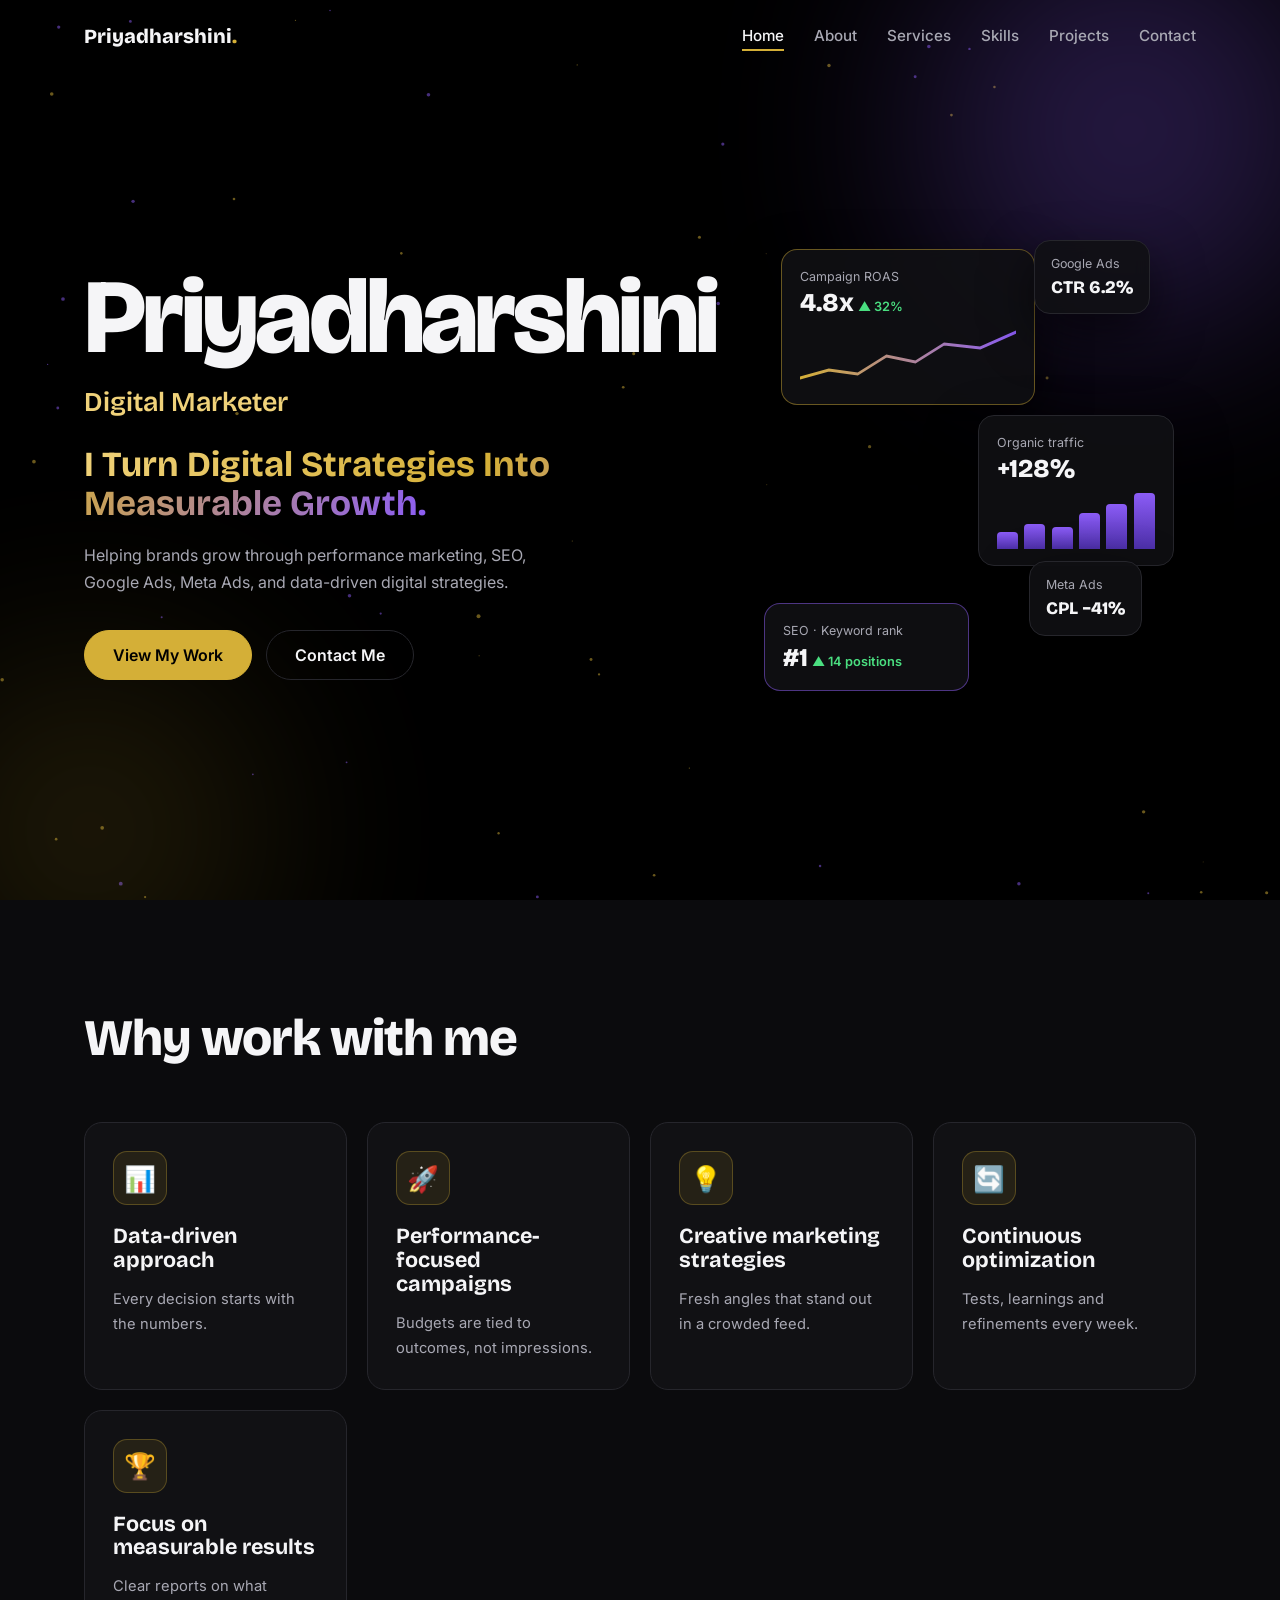
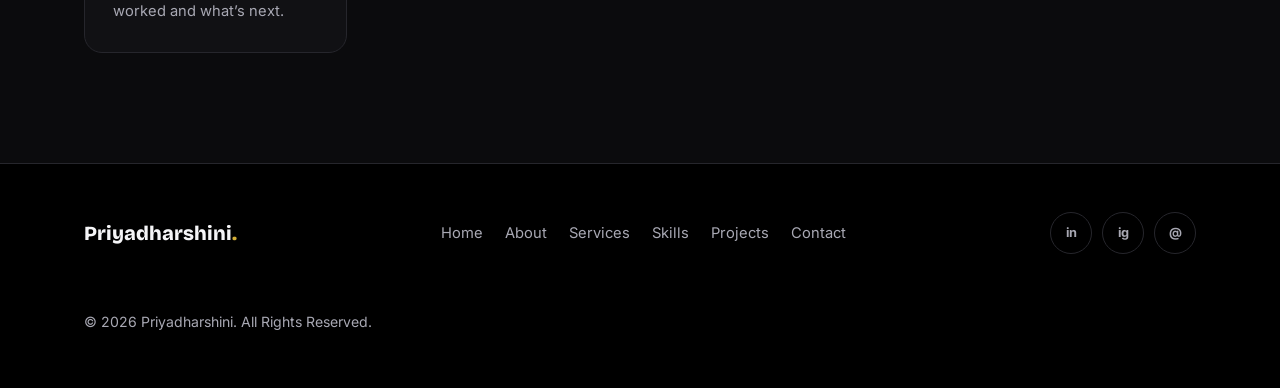
<file: index.html>
<!DOCTYPE html>
<html lang="en">
<head>
<meta charset="utf-8">
<meta name="viewport" content="width=device-width, initial-scale=1, viewport-fit=cover">
<title>Priyadharshini — Digital Marketer</title>
<meta name="description" content="Priyadharshini, a results-driven Digital Marketer specializing in Google Ads, Meta Ads, SEO and data-driven strategy.">
<link rel="preconnect" href="https://fonts.googleapis.com">
<link href="https://fonts.googleapis.com/css2?family=Bricolage+Grotesque:wght@500;700;800&family=Inter:wght@400;500;600&display=swap" rel="stylesheet">
<style>

:root{--bg:#000;--bg2:#0b0b0d;--card:#111114;--line:#26262c;--tx:#f5f5f7;--mu:#a8a8b3;--gold:#d4af37;--gold2:#f0d27a;--pu:#8b5cf6;--r:18px;
box-sizing:border-box;padding-top:env(safe-area-inset-top,0px);padding-bottom:env(safe-area-inset-bottom,0px)}
@media (prefers-color-scheme:light){:root:not([data-theme="dark"]){--bg:#000}}
*,*::before,*::after{box-sizing:inherit}
html{scroll-behavior:smooth;scroll-padding-top:calc(76px + env(safe-area-inset-top,0px))}
body{margin:0;background:var(--bg);color:var(--tx);font:400 1rem/1.7 Inter,system-ui,sans-serif;overflow-x:hidden}
h1,h2,h3{font-family:'Bricolage Grotesque',Inter,sans-serif;line-height:1.1;margin:0}
a{color:inherit;text-decoration:none}
:focus-visible{outline:2px solid var(--gold);outline-offset:3px}
.wrap{max-width:1160px;margin:0 auto;padding:0 24px}
section{padding:110px 0;position:relative}
.sh{margin-bottom:56px;max-width:640px}
.sh h2{font-size:clamp(2rem,4.5vw,3.2rem);font-weight:800;letter-spacing:-.02em}
.sh p{color:var(--mu);margin:14px 0 0}
.gold{background:linear-gradient(120deg,var(--gold2),var(--gold) 50%,var(--pu));-webkit-background-clip:text;background-clip:text;color:transparent}
/* nav */
header{position:fixed;top:0;left:0;right:0;z-index:50;padding-top:env(safe-area-inset-top,0px);transition:.3s}
header.s{background:rgba(0,0,0,.82);backdrop-filter:blur(14px);border-bottom:1px solid var(--line)}
nav{display:flex;align-items:center;justify-content:space-between;height:72px}
.logo{font:800 1.25rem 'Bricolage Grotesque',sans-serif}.logo i{color:var(--gold);font-style:normal}
.links{display:flex;gap:30px;list-style:none;margin:0;padding:0}
.links a{color:var(--mu);font-size:.95rem;font-weight:500;padding:6px 0;position:relative;transition:color .2s}
.links a:hover,.links a.on{color:var(--tx)}
.links a::after{content:"";position:absolute;left:0;bottom:0;height:2px;width:0;background:var(--gold);transition:width .25s}
.links a:hover::after,.links a.on::after{width:100%}
.burger{display:none;background:none;border:1px solid var(--line);color:var(--tx);width:44px;height:44px;border-radius:12px;font-size:1.3rem;cursor:pointer}
@media(max-width:820px){.burger{display:block}
.links{position:fixed;top:calc(72px + env(safe-area-inset-top,0px));left:0;right:0;background:#000;flex-direction:column;gap:0;padding:8px 24px 20px;border-bottom:1px solid var(--line);transform:translateY(-130%);transition:transform .35s}
.links.o{transform:none}.links a{display:block;padding:14px 0;font-size:1.1rem}}
/* buttons */
.btn{display:inline-flex;align-items:center;gap:8px;padding:14px 28px;border-radius:999px;font-weight:600;border:1px solid var(--gold);cursor:pointer;font:600 1rem Inter,sans-serif;transition:transform .2s,box-shadow .2s,background .2s,color .2s}
.btn.p{background:var(--gold);color:#000}.btn.p:hover{box-shadow:0 8px 30px rgba(212,175,55,.35)}
.btn.g{background:transparent;color:var(--tx);border-color:var(--line)}.btn.g:hover{border-color:var(--gold);color:var(--gold2)}
.btn:hover{transform:translateY(-2px)}.btn:active{transform:scale(.97)}
/* hero */
#home{min-height:100vh;display:flex;align-items:center;padding:120px 0 80px;overflow:hidden}
#fx{position:absolute;inset:0;width:100%;height:100%;z-index:0}
.glow{position:absolute;border-radius:50%;filter:blur(110px);opacity:.28;z-index:0;animation:dr 14s ease-in-out infinite alternate}
.g1{width:420px;height:420px;background:var(--pu);top:-80px;right:-60px}.g2{width:340px;height:340px;background:var(--gold);bottom:-100px;left:-80px;opacity:.16;animation-delay:-6s}
@keyframes dr{to{transform:translate(40px,30px) scale(1.15)}}
.hero{position:relative;z-index:1;display:grid;grid-template-columns:1.05fr .95fr;gap:48px;align-items:center}
.hero h1{font-size:clamp(3.2rem,9vw,6.6rem);font-weight:800;letter-spacing:-.035em}
.role{font:600 clamp(1.2rem,2.6vw,1.7rem) 'Bricolage Grotesque',sans-serif;color:var(--gold2);margin:10px 0 28px}
.hero h2{font-size:clamp(1.5rem,3vw,2.2rem);font-weight:700;max-width:520px;margin-bottom:18px}
.hero p{color:var(--mu);max-width:480px;margin:0 0 34px}
.cta{display:flex;flex-wrap:wrap;gap:14px}
.load>*{animation:up .8s cubic-bezier(.2,.7,.2,1) both}.load>*:nth-child(2){animation-delay:.1s}.load>*:nth-child(3){animation-delay:.2s}.load>*:nth-child(4){animation-delay:.3s}.load>*:nth-child(5){animation-delay:.4s}
@keyframes up{from{opacity:0;transform:translateY(28px)}}
.viz{position:relative;height:460px}
.fc{position:absolute;background:rgba(17,17,20,.88);border:1px solid var(--line);border-radius:16px;padding:16px 18px;backdrop-filter:blur(8px);box-shadow:0 20px 50px rgba(0,0,0,.6);animation:fl 6s ease-in-out infinite}
.fc small{color:var(--mu);font-size:.78rem;display:block}.fc b{font:800 1.6rem 'Bricolage Grotesque',sans-serif}
.fc .up{color:#4ade80;font-size:.8rem;font-weight:600}
.c1{top:2%;left:4%;width:62%;animation-delay:0s;border-color:rgba(212,175,55,.45)}
.c2{top:38%;right:0;width:48%;animation-delay:-2s}
.c3{bottom:2%;left:0;width:50%;animation-delay:-4s;border-color:rgba(139,92,246,.5)}
.c4{top:0;right:6%;padding:12px 16px;animation-delay:-1s}.c5{bottom:14%;right:8%;padding:12px 16px;animation-delay:-3s}
@keyframes fl{50%{transform:translateY(-14px)}}
.viz svg{width:100%;height:60px;display:block;margin-top:8px}
.pl{stroke-dasharray:400;stroke-dashoffset:400;animation:dw 2.4s .6s forwards}@keyframes dw{to{stroke-dashoffset:0}}
.bars{display:flex;align-items:flex-end;gap:6px;height:56px;margin-top:8px}
.bars span{flex:1;background:linear-gradient(var(--pu),#4c2fa8);border-radius:4px 4px 0 0;transform-origin:bottom;animation:gr 1.2s cubic-bezier(.2,.7,.2,1) both}
@keyframes gr{from{transform:scaleY(0)}}
@media(max-width:900px){.hero{grid-template-columns:1fr}.viz{height:380px}}
/* reveal */
.rv{opacity:0;transform:translateY(32px);transition:opacity .7s,transform .7s cubic-bezier(.2,.7,.2,1);transition-delay:var(--d,0s)}
.rv.in{opacity:1;transform:none}
/* about */
.about{display:grid;grid-template-columns:1fr 1fr;gap:56px;align-items:center}
.about p{color:var(--mu);font-size:1.1rem}
.stats{display:grid;grid-template-columns:1fr 1fr;gap:16px}
.card{background:var(--card);border:1px solid var(--line);border-radius:var(--r);padding:28px;position:relative;transition:transform .3s,border-color .3s,box-shadow .3s}
.card:hover{transform:translateY(-6px);border-color:var(--gold);box-shadow:0 0 0 1px rgba(212,175,55,.3),0 18px 50px rgba(212,175,55,.1)}
.num{font:800 2.6rem 'Bricolage Grotesque',sans-serif;color:var(--gold2)}
.card .lb{color:var(--mu);font-size:.92rem}
@media(max-width:820px){.about{grid-template-columns:1fr}}
/* services */
.grid4{display:grid;grid-template-columns:repeat(auto-fit,minmax(250px,1fr));gap:20px}
.ic{width:54px;height:54px;border-radius:14px;display:grid;place-items:center;font-size:1.6rem;background:rgba(212,175,55,.1);border:1px solid rgba(212,175,55,.3);margin-bottom:20px;transition:transform .4s}
.card:hover .ic{transform:rotate(-8deg) scale(1.12)}
.card h3{font-size:1.35rem;margin-bottom:14px}
.card ul{list-style:none;margin:0;padding:0;color:var(--mu);font-size:.95rem}
.card li{padding:5px 0 5px 20px;position:relative}.card li::before{content:"";position:absolute;left:0;top:14px;width:8px;height:2px;background:var(--gold)}
/* skills */
#skills,#why{background:var(--bg2)}
.sk{display:grid;grid-template-columns:repeat(auto-fit,minmax(300px,1fr));gap:30px 56px}
.sk .t{display:flex;justify-content:space-between;font-weight:500;margin-bottom:10px}.sk .t span:last-child{color:var(--gold2)}
.tr{height:8px;background:#1b1b20;border-radius:99px;overflow:hidden}
.tr i{display:block;height:100%;width:0;border-radius:99px;background:linear-gradient(90deg,var(--gold),var(--pu));transition:width 1.4s cubic-bezier(.2,.7,.2,1)}
/* projects */
.fl{display:flex;flex-wrap:wrap;gap:10px;margin-bottom:36px}
.fl button{background:none;border:1px solid var(--line);color:var(--mu);padding:10px 22px;border-radius:99px;cursor:pointer;font:500 .95rem Inter,sans-serif;transition:.2s}
.fl button:hover{color:var(--tx);border-color:var(--gold)}.fl button[aria-pressed=true]{background:var(--gold);color:#000;border-color:var(--gold)}
.pg{display:grid;grid-template-columns:repeat(auto-fill,minmax(300px,1fr));gap:24px}
.pj{padding:0;overflow:hidden;display:flex;flex-direction:column;transition:transform .3s,border-color .3s,box-shadow .3s,opacity .35s}
.pj.hide{display:none}.pj.fade{opacity:0;transform:scale(.94)}
.im{height:180px;display:grid;place-items:center;font:700 .85rem Inter;color:rgba(255,255,255,.5);background:linear-gradient(135deg,#1a1530,#2a2210);position:relative;overflow:hidden}
.im::after{content:"";position:absolute;inset:0;background:radial-gradient(circle at 70% 20%,rgba(139,92,246,.4),transparent 55%);transition:transform .6s}
.pj:hover .im::after{transform:scale(1.3)}
.pb{padding:24px;display:flex;flex-direction:column;gap:12px;flex:1}
.pb h3{font-size:1.25rem}.pb p{color:var(--mu);font-size:.95rem;margin:0}
.tg{display:flex;flex-wrap:wrap;gap:8px}.tg span{font-size:.78rem;border:1px solid var(--line);padding:3px 12px;border-radius:99px;color:var(--mu)}
.mt{display:flex;gap:22px;padding:12px 0;border-top:1px solid var(--line);border-bottom:1px solid var(--line)}
.mt b{display:block;font:800 1.3rem 'Bricolage Grotesque';color:var(--gold2)}.mt small{color:var(--mu);font-size:.78rem}
.pb a{margin-top:auto;color:var(--gold2);font-weight:600}.pb a:hover{text-decoration:underline}
/* contact */
#contact{overflow:hidden}
.ct{display:grid;grid-template-columns:.9fr 1.1fr;gap:56px;position:relative;z-index:1}
.ci{display:grid;gap:16px;margin-top:32px}
.ci a{display:flex;gap:16px;align-items:center;padding:16px 20px;border:1px solid var(--line);border-radius:14px;background:var(--card);transition:.25s}
.ci a:hover{border-color:var(--gold);box-shadow:0 0 28px rgba(212,175,55,.15);transform:translateX(6px)}
.ci small{display:block;color:var(--mu);font-size:.8rem}
form{background:var(--card);border:1px solid var(--line);border-radius:var(--r);padding:32px;display:grid;gap:18px}
label{font-size:.9rem;font-weight:500;display:grid;gap:8px}
input,textarea{background:#000;border:1px solid var(--line);color:var(--tx);border-radius:12px;padding:14px 16px;font:inherit;transition:border-color .2s,box-shadow .2s;width:100%}
input:focus,textarea:focus{outline:none;border-color:var(--gold);box-shadow:0 0 0 3px rgba(212,175,55,.2)}
.er{color:#f87171;font-size:.82rem;min-height:1em;font-weight:400}
input[aria-invalid=true],textarea[aria-invalid=true]{border-color:#f87171}
.ok{color:#4ade80;font-weight:500;min-height:1.4em}
@media(max-width:820px){.ct{grid-template-columns:1fr}form{padding:22px}}
/* footer */
footer{border-top:1px solid var(--line);padding:48px 0 40px}
.ft{display:flex;flex-wrap:wrap;gap:28px;justify-content:space-between;align-items:center}
.ft ul{display:flex;flex-wrap:wrap;gap:22px;list-style:none;margin:0;padding:0;color:var(--mu);font-size:.92rem}.ft ul a:hover{color:var(--gold2)}
.so{display:flex;gap:10px}.so a{width:42px;height:42px;border:1px solid var(--line);border-radius:50%;display:grid;place-items:center;font-size:.8rem;font-weight:700;color:var(--mu);transition:.2s}.so a:hover{border-color:var(--gold);color:var(--gold2);transform:translateY(-3px)}
.cp{color:var(--mu);font-size:.88rem;margin-top:28px;width:100%}
@media(prefers-reduced-motion:reduce){*,*::before,*::after{animation:none!important;transition:none!important;scroll-behavior:auto!important}.rv{opacity:1;transform:none}.pl{stroke-dashoffset:0}}

.top{padding-top:150px}

</style>
</head>
<body>
<header id="hd"><div class="wrap"><nav aria-label="Main">
<a href="index.html" class="logo" id="logo"></a>
<button class="burger" id="bg" aria-label="Open menu" aria-expanded="false">☰</button>
<ul class="links" id="nv"></ul>
</nav></div></header>
<main>
<section id="home"><canvas id="fx" aria-hidden="true"></canvas><div class="glow g1"></div><div class="glow g2"></div>
<div class="wrap hero">
 <div class="load" id="heroTxt"></div>
 <div class="viz" aria-hidden="true">
  <div class="fc c1"><small>Campaign ROAS</small><b>4.8x</b> <span class="up">▲ 32%</span>
   <svg viewBox="0 0 300 60" preserveAspectRatio="none"><defs><linearGradient id="lg" x1="0" x2="1"><stop offset="0" stop-color="#d4af37"/><stop offset="1" stop-color="#8b5cf6"/></linearGradient></defs><polyline class="pl" fill="none" stroke="url(#lg)" stroke-width="3" stroke-linecap="round" points="0,50 40,42 80,46 120,28 160,34 200,16 250,20 300,4"/></svg></div>
  <div class="fc c2"><small>Organic traffic</small><b>+128%</b><div class="bars"><span style="height:30%"></span><span style="height:45%;animation-delay:.1s"></span><span style="height:40%;animation-delay:.2s"></span><span style="height:65%;animation-delay:.3s"></span><span style="height:80%;animation-delay:.4s"></span><span style="height:100%;animation-delay:.5s"></span></div></div>
  <div class="fc c3"><small>SEO · Keyword rank</small><b>#1</b> <span class="up">▲ 14 positions</span></div>
  <div class="fc c4"><small>Google Ads</small><b style="font-size:1.1rem">CTR 6.2%</b></div>
  <div class="fc c5"><small>Meta Ads</small><b style="font-size:1.1rem">CPL −41%</b></div>
 </div>
</div></section>
<section id="why"><div class="wrap"><div class="sh rv"><h2>Why work with me</h2></div><div class="grid4" id="wy"></div></div></section>
</main>
<footer><div class="wrap ft"><a href="index.html" class="logo" id="fLogo"></a><ul id="fn"></ul><div class="so" id="so"></div><p class="cp" id="cp"></p></div></footer>
<script>

/* ===== EDIT YOUR CONTENT HERE ===== */
const SITE={
 name:"Priyadharshini", title:"Digital Marketer",
 headline:"I Turn Digital Strategies Into Measurable Growth.",
 sub:"Helping brands grow through performance marketing, SEO, Google Ads, Meta Ads, and data-driven digital strategies.",
 aboutTitle:"A marketer who answers to the numbers",
 about:"I’m Priyadharshini, a results-driven Digital Marketer passionate about helping businesses build their online presence and achieve measurable growth. I specialize in paid advertising, search engine optimization, audience targeting, campaign optimization, and digital strategy.",
 stats:[{n:90,s:"%",l:"Google Ads"},{n:90,s:"%",l:"Meta Ads"},{n:85,s:"%",l:"SEO"},{n:90,s:"%",l:"Digital Strategy"}],
 services:[
  {i:"🎯",t:"Google Ads",l:["Search campaigns","Display campaigns","Campaign optimization","Conversion-focused advertising"]},
  {i:"📣",t:"Meta Ads",l:["Facebook & Instagram advertising","Audience targeting","Lead generation","Campaign optimization"]},
  {i:"🔍",t:"SEO",l:["Keyword research","On-page SEO","Technical SEO","Organic growth strategies"]},
  {i:"🧭",t:"Digital Marketing Strategy",l:["Marketing strategy","Audience research","Performance tracking","Data-driven optimization"]}],
 skills:[["Google Ads",90],["Meta Ads",90],["SEO",85],["Keyword Research",85],["Digital Marketing Strategy",90],["Analytics & Reporting",80]],
 /* PLACEHOLDER projects: replace titles, text, metrics and links */
 projects:[
  {t:"Placeholder: Local Retail Search Campaign",c:"Google Ads",d:"Replace with a short description of the campaign goal and approach.",tags:["Google Ads","Search"],m:[["+00%","Conversions"],["0.0x","ROAS"]],url:"contact.html"},
  {t:"Placeholder: Lead Generation Funnel",c:"Meta Ads",d:"Replace with a short description of the audience and creative strategy.",tags:["Meta Ads","Lead Gen"],m:[["−00%","Cost per lead"],["000","Leads"]],url:"contact.html"},
  {t:"Placeholder: Website Organic Growth",c:"SEO",d:"Replace with a short description of the keyword and content plan.",tags:["SEO","Keyword Research"],m:[["+000%","Organic traffic"],["#0","Top ranking"]],url:"contact.html"},
  {t:"Placeholder: Product Launch Campaign",c:"Google Ads",d:"Replace with a short description of the launch plan.",tags:["Google Ads","Display"],m:[["0.0%","CTR"],["+00%","Sales"]],url:"contact.html"},
  {t:"Placeholder: Brand Awareness on Instagram",c:"Meta Ads",d:"Replace with a short description of the reach strategy.",tags:["Meta Ads","Instagram"],m:[["0.0M","Reach"],["−00%","CPM"]],url:"contact.html"},
  {t:"Placeholder: Technical SEO Audit",c:"SEO",d:"Replace with a short description of the audit findings and fixes.",tags:["SEO","Technical SEO"],m:[["+00","Pages indexed"],["−0s","Load time"]],url:"contact.html"}],
 why:[{i:"📊",t:"Data-driven approach",d:"Every decision starts with the numbers."},{i:"🚀",t:"Performance-focused campaigns",d:"Budgets are tied to outcomes, not impressions."},{i:"💡",t:"Creative marketing strategies",d:"Fresh angles that stand out in a crowded feed."},{i:"🔄",t:"Continuous optimization",d:"Tests, learnings and refinements every week."},{i:"🏆",t:"Focus on measurable results",d:"Clear reports on what worked and what’s next."}],
 contact:[{i:"✉️",l:"Email",v:"hello@example.com",h:"mailto:hello@example.com"},{i:"💼",l:"LinkedIn",v:"linkedin.com/in/your-profile",h:"https://linkedin.com/"},{i:"📸",l:"Instagram",v:"@your.handle",h:"https://instagram.com/"},{i:"📞",l:"Phone",v:"+91 00000 00000",h:"tel:+910000000000"}],
 social:[["in","https://linkedin.com/","LinkedIn"],["ig","https://instagram.com/","Instagram"],["@","mailto:hello@example.com","Email"]],
 nav:[["Home","index.html"],["About","about.html"],["Services","services.html"],["Skills","skills.html"],["Projects","projects.html"],["Contact","contact.html"]]
};
/* ===== RENDER ===== */
const D=document.createElement("div"),$=s=>document.querySelector(s)||D,E=t=>t.replace(/[&<>"]/g,c=>({"&":"&amp;","<":"&lt;",">":"&gt;",'"':"&quot;"}[c]));
const logo=`${SITE.name}<i>.</i>`;$("#logo").innerHTML=$("#fLogo").innerHTML=logo;
$("#nv").innerHTML=SITE.nav.map(([a,b])=>`<li><a href="${b}">${a}</a></li>`).join("");
$("#heroTxt").innerHTML=`<h1>${E(SITE.name)}</h1><div class="role">${E(SITE.title)}</div><h2><span class="gold">${E(SITE.headline)}</span></h2><p>${E(SITE.sub)}</p><div class="cta"><a class="btn p" href="projects.html">View My Work</a><a class="btn g" href="contact.html">Contact Me</a></div>`;
$("#abT").textContent=SITE.aboutTitle;$("#abP").textContent=SITE.about;
$("#stats").innerHTML=SITE.stats.map((s,i)=>`<div class="card rv" style="--d:${i*.1}s"><div class="num"><span data-n="${s.n}">0</span>${s.s}</div><div class="lb">${E(s.l)}</div></div>`).join("");
$("#svc").innerHTML=SITE.services.map((s,i)=>`<article class="card rv" style="--d:${i*.1}s"><div class="ic">${s.i}</div><h3>${E(s.t)}</h3><ul>${s.l.map(x=>`<li>${E(x)}</li>`).join("")}</ul></article>`).join("");
$("#sk").innerHTML=SITE.skills.map(([n,v],i)=>`<div class="rv" style="--d:${i*.08}s"><div class="t"><span>${E(n)}</span><span>${v}%</span></div><div class="tr" role="progressbar" aria-label="${E(n)}" aria-valuenow="${v}" aria-valuemin="0" aria-valuemax="100"><i data-w="${v}"></i></div></div>`).join("");
const cats=["All",...new Set(SITE.projects.map(p=>p.c))];
$("#fl").innerHTML=cats.map((c,i)=>`<button aria-pressed="${i==0}" data-c="${c}">${c}</button>`).join("");
$("#pg").innerHTML=SITE.projects.map(p=>`<article class="card pj" data-c="${p.c}"><div class="im">Project image placeholder</div><div class="pb"><h3>${E(p.t)}</h3><p>${E(p.d)}</p><div class="tg">${p.tags.map(t=>`<span>${E(t)}</span>`).join("")}</div><div class="mt">${p.m.map(m=>`<div><b>${E(m[0])}</b><small>${E(m[1])}</small></div>`).join("")}</div><a href="${p.url}">View Project</a></div></article>`).join("");
$("#wy").innerHTML=SITE.why.map((w,i)=>`<article class="card rv" style="--d:${i*.08}s"><div class="ic">${w.i}</div><h3>${E(w.t)}</h3><p class="lb" style="margin:0">${E(w.d)}</p></article>`).join("");
$("#ci").innerHTML=SITE.contact.map(c=>`<a href="${c.h}"><span class="ic" style="margin:0;width:46px;height:46px">${c.i}</span><span><small>${c.l}</small>${E(c.v)}</span></a>`).join("");
$("#fn").innerHTML=SITE.nav.map(([a,b])=>`<li><a href="${b}">${a}</a></li>`).join("");
$("#so").innerHTML=SITE.social.map(s=>`<a href="${s[1]}" aria-label="${s[2]}" rel="noopener">${s[0]}</a>`).join("");
$("#cp").textContent=`© 2026 ${SITE.name}. All Rights Reserved.`;
/* ===== BEHAVIOR ===== */
const cur=location.pathname.split("/").pop()||"index.html";document.querySelectorAll(".links a").forEach(a=>{if(a.getAttribute("href")==cur){a.classList.add("on");a.setAttribute("aria-current","page")}});
const hd=$("#hd"),nv=$("#nv"),bg=$("#bg");
addEventListener("scroll",()=>hd.classList.toggle("s",scrollY>20),{passive:true});
bg.onclick=()=>{const o=nv.classList.toggle("o");bg.setAttribute("aria-expanded",o);bg.textContent=o?"✕":"☰"};
nv.onclick=e=>{if(e.target.tagName=="A"){nv.classList.remove("o");bg.textContent="☰";bg.setAttribute("aria-expanded",false)}};
const io=new IntersectionObserver(es=>es.forEach(e=>{if(!e.isIntersecting)return;const t=e.target;t.classList.add("in");
 t.querySelectorAll("[data-w]").forEach(b=>b.style.width=b.dataset.w+"%");
 t.querySelectorAll("[data-n]").forEach(c=>{const n=+c.dataset.n,s=performance.now();(function f(x){const p=Math.min((x-s)/1400,1);c.textContent=Math.round(n*(1-Math.pow(1-p,3)));if(p<1)requestAnimationFrame(f)})(s)});
 io.unobserve(t)}),{threshold:.2});
document.querySelectorAll(".rv").forEach(r=>io.observe(r));
$("#fl").onclick=e=>{const b=e.target.closest("button");if(!b)return;
 document.querySelectorAll("#fl button").forEach(x=>x.setAttribute("aria-pressed",x==b));
 document.querySelectorAll(".pj").forEach(p=>{const show=b.dataset.c=="All"||p.dataset.c==b.dataset.c;
  if(show){p.classList.remove("hide");requestAnimationFrame(()=>p.classList.remove("fade"))}
  else{p.classList.add("fade");setTimeout(()=>p.classList.contains("fade")&&p.classList.add("hide"),300)}})};
/* form validation */
const fm=$("#fm"),rules={name:v=>v.trim().length>1||"Enter your name.",email:v=>/^[^@\s]+@[^@\s]+\.[^@\s]+$/.test(v)||"Enter a valid email address, like name@example.com.",phone:v=>!v||/^[+\d][\d\s()-]{6,}$/.test(v)||"Use digits only, for example +91 98765 43210.",message:v=>v.trim().length>=10||"Write at least 10 characters."};
const chk=f=>{const r=rules[f.name](f.value),ok=r===true;f.setAttribute("aria-invalid",!ok);f.nextElementSibling.textContent=ok?"":r;return ok};
fm.querySelectorAll("input,textarea").forEach(f=>f.addEventListener("blur",()=>chk(f)));
fm.onsubmit=e=>{e.preventDefault();const ok=[...fm.querySelectorAll("input,textarea")].map(chk).every(Boolean),o=$("#ok");
 if(!ok){fm.querySelector("[aria-invalid=true]").focus();o.textContent="";return}
 /* Connect to your form service here (e.g. Formspree) */
 o.textContent="Message ready. Connect a form service to deliver it.";fm.reset()};
/* particles */
(()=>{if(!document.querySelector("#fx")||matchMedia("(prefers-reduced-motion:reduce)").matches)return;const c=$("#fx"),x=c.getContext("2d");let w,h,p=[];
 const rs=()=>{w=c.width=c.offsetWidth;h=c.height=c.offsetHeight;p=Array.from({length:Math.min(60,w/18|0)},()=>({x:Math.random()*w,y:Math.random()*h,r:Math.random()*1.6+.4,v:Math.random()*.25+.05,g:Math.random()>.5}))};
 rs();addEventListener("resize",rs);
 (function d(){x.clearRect(0,0,w,h);p.forEach(q=>{q.y-=q.v;if(q.y<0){q.y=h;q.x=Math.random()*w}x.fillStyle=q.g?"rgba(212,175,55,.5)":"rgba(139,92,246,.5)";x.beginPath();x.arc(q.x,q.y,q.r,0,7);x.fill()});requestAnimationFrame(d)})()})();

</script>
</body>
</html>
</file>
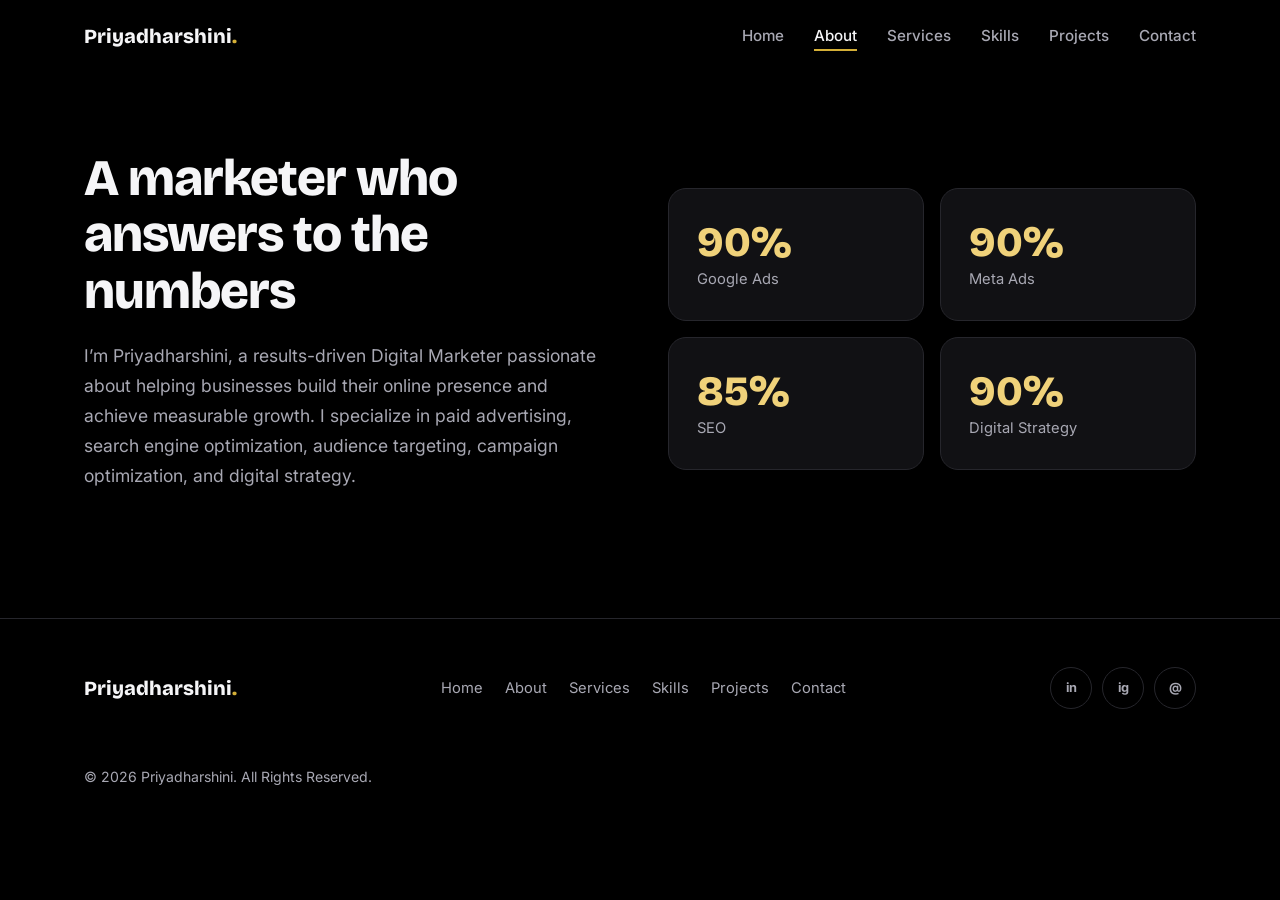
<file: about.html>
<!DOCTYPE html>
<html lang="en">
<head>
<meta charset="utf-8">
<meta name="viewport" content="width=device-width, initial-scale=1, viewport-fit=cover">
<title>About — Priyadharshini</title>
<meta name="description" content="About Priyadharshini, a results-driven Digital Marketer.">
<link rel="preconnect" href="https://fonts.googleapis.com">
<link href="https://fonts.googleapis.com/css2?family=Bricolage+Grotesque:wght@500;700;800&family=Inter:wght@400;500;600&display=swap" rel="stylesheet">
<style>

:root{--bg:#000;--bg2:#0b0b0d;--card:#111114;--line:#26262c;--tx:#f5f5f7;--mu:#a8a8b3;--gold:#d4af37;--gold2:#f0d27a;--pu:#8b5cf6;--r:18px;
box-sizing:border-box;padding-top:env(safe-area-inset-top,0px);padding-bottom:env(safe-area-inset-bottom,0px)}
@media (prefers-color-scheme:light){:root:not([data-theme="dark"]){--bg:#000}}
*,*::before,*::after{box-sizing:inherit}
html{scroll-behavior:smooth;scroll-padding-top:calc(76px + env(safe-area-inset-top,0px))}
body{margin:0;background:var(--bg);color:var(--tx);font:400 1rem/1.7 Inter,system-ui,sans-serif;overflow-x:hidden}
h1,h2,h3{font-family:'Bricolage Grotesque',Inter,sans-serif;line-height:1.1;margin:0}
a{color:inherit;text-decoration:none}
:focus-visible{outline:2px solid var(--gold);outline-offset:3px}
.wrap{max-width:1160px;margin:0 auto;padding:0 24px}
section{padding:110px 0;position:relative}
.sh{margin-bottom:56px;max-width:640px}
.sh h2{font-size:clamp(2rem,4.5vw,3.2rem);font-weight:800;letter-spacing:-.02em}
.sh p{color:var(--mu);margin:14px 0 0}
.gold{background:linear-gradient(120deg,var(--gold2),var(--gold) 50%,var(--pu));-webkit-background-clip:text;background-clip:text;color:transparent}
/* nav */
header{position:fixed;top:0;left:0;right:0;z-index:50;padding-top:env(safe-area-inset-top,0px);transition:.3s}
header.s{background:rgba(0,0,0,.82);backdrop-filter:blur(14px);border-bottom:1px solid var(--line)}
nav{display:flex;align-items:center;justify-content:space-between;height:72px}
.logo{font:800 1.25rem 'Bricolage Grotesque',sans-serif}.logo i{color:var(--gold);font-style:normal}
.links{display:flex;gap:30px;list-style:none;margin:0;padding:0}
.links a{color:var(--mu);font-size:.95rem;font-weight:500;padding:6px 0;position:relative;transition:color .2s}
.links a:hover,.links a.on{color:var(--tx)}
.links a::after{content:"";position:absolute;left:0;bottom:0;height:2px;width:0;background:var(--gold);transition:width .25s}
.links a:hover::after,.links a.on::after{width:100%}
.burger{display:none;background:none;border:1px solid var(--line);color:var(--tx);width:44px;height:44px;border-radius:12px;font-size:1.3rem;cursor:pointer}
@media(max-width:820px){.burger{display:block}
.links{position:fixed;top:calc(72px + env(safe-area-inset-top,0px));left:0;right:0;background:#000;flex-direction:column;gap:0;padding:8px 24px 20px;border-bottom:1px solid var(--line);transform:translateY(-130%);transition:transform .35s}
.links.o{transform:none}.links a{display:block;padding:14px 0;font-size:1.1rem}}
/* buttons */
.btn{display:inline-flex;align-items:center;gap:8px;padding:14px 28px;border-radius:999px;font-weight:600;border:1px solid var(--gold);cursor:pointer;font:600 1rem Inter,sans-serif;transition:transform .2s,box-shadow .2s,background .2s,color .2s}
.btn.p{background:var(--gold);color:#000}.btn.p:hover{box-shadow:0 8px 30px rgba(212,175,55,.35)}
.btn.g{background:transparent;color:var(--tx);border-color:var(--line)}.btn.g:hover{border-color:var(--gold);color:var(--gold2)}
.btn:hover{transform:translateY(-2px)}.btn:active{transform:scale(.97)}
/* hero */
#home{min-height:100vh;display:flex;align-items:center;padding:120px 0 80px;overflow:hidden}
#fx{position:absolute;inset:0;width:100%;height:100%;z-index:0}
.glow{position:absolute;border-radius:50%;filter:blur(110px);opacity:.28;z-index:0;animation:dr 14s ease-in-out infinite alternate}
.g1{width:420px;height:420px;background:var(--pu);top:-80px;right:-60px}.g2{width:340px;height:340px;background:var(--gold);bottom:-100px;left:-80px;opacity:.16;animation-delay:-6s}
@keyframes dr{to{transform:translate(40px,30px) scale(1.15)}}
.hero{position:relative;z-index:1;display:grid;grid-template-columns:1.05fr .95fr;gap:48px;align-items:center}
.hero h1{font-size:clamp(3.2rem,9vw,6.6rem);font-weight:800;letter-spacing:-.035em}
.role{font:600 clamp(1.2rem,2.6vw,1.7rem) 'Bricolage Grotesque',sans-serif;color:var(--gold2);margin:10px 0 28px}
.hero h2{font-size:clamp(1.5rem,3vw,2.2rem);font-weight:700;max-width:520px;margin-bottom:18px}
.hero p{color:var(--mu);max-width:480px;margin:0 0 34px}
.cta{display:flex;flex-wrap:wrap;gap:14px}
.load>*{animation:up .8s cubic-bezier(.2,.7,.2,1) both}.load>*:nth-child(2){animation-delay:.1s}.load>*:nth-child(3){animation-delay:.2s}.load>*:nth-child(4){animation-delay:.3s}.load>*:nth-child(5){animation-delay:.4s}
@keyframes up{from{opacity:0;transform:translateY(28px)}}
.viz{position:relative;height:460px}
.fc{position:absolute;background:rgba(17,17,20,.88);border:1px solid var(--line);border-radius:16px;padding:16px 18px;backdrop-filter:blur(8px);box-shadow:0 20px 50px rgba(0,0,0,.6);animation:fl 6s ease-in-out infinite}
.fc small{color:var(--mu);font-size:.78rem;display:block}.fc b{font:800 1.6rem 'Bricolage Grotesque',sans-serif}
.fc .up{color:#4ade80;font-size:.8rem;font-weight:600}
.c1{top:2%;left:4%;width:62%;animation-delay:0s;border-color:rgba(212,175,55,.45)}
.c2{top:38%;right:0;width:48%;animation-delay:-2s}
.c3{bottom:2%;left:0;width:50%;animation-delay:-4s;border-color:rgba(139,92,246,.5)}
.c4{top:0;right:6%;padding:12px 16px;animation-delay:-1s}.c5{bottom:14%;right:8%;padding:12px 16px;animation-delay:-3s}
@keyframes fl{50%{transform:translateY(-14px)}}
.viz svg{width:100%;height:60px;display:block;margin-top:8px}
.pl{stroke-dasharray:400;stroke-dashoffset:400;animation:dw 2.4s .6s forwards}@keyframes dw{to{stroke-dashoffset:0}}
.bars{display:flex;align-items:flex-end;gap:6px;height:56px;margin-top:8px}
.bars span{flex:1;background:linear-gradient(var(--pu),#4c2fa8);border-radius:4px 4px 0 0;transform-origin:bottom;animation:gr 1.2s cubic-bezier(.2,.7,.2,1) both}
@keyframes gr{from{transform:scaleY(0)}}
@media(max-width:900px){.hero{grid-template-columns:1fr}.viz{height:380px}}
/* reveal */
.rv{opacity:0;transform:translateY(32px);transition:opacity .7s,transform .7s cubic-bezier(.2,.7,.2,1);transition-delay:var(--d,0s)}
.rv.in{opacity:1;transform:none}
/* about */
.about{display:grid;grid-template-columns:1fr 1fr;gap:56px;align-items:center}
.about p{color:var(--mu);font-size:1.1rem}
.stats{display:grid;grid-template-columns:1fr 1fr;gap:16px}
.card{background:var(--card);border:1px solid var(--line);border-radius:var(--r);padding:28px;position:relative;transition:transform .3s,border-color .3s,box-shadow .3s}
.card:hover{transform:translateY(-6px);border-color:var(--gold);box-shadow:0 0 0 1px rgba(212,175,55,.3),0 18px 50px rgba(212,175,55,.1)}
.num{font:800 2.6rem 'Bricolage Grotesque',sans-serif;color:var(--gold2)}
.card .lb{color:var(--mu);font-size:.92rem}
@media(max-width:820px){.about{grid-template-columns:1fr}}
/* services */
.grid4{display:grid;grid-template-columns:repeat(auto-fit,minmax(250px,1fr));gap:20px}
.ic{width:54px;height:54px;border-radius:14px;display:grid;place-items:center;font-size:1.6rem;background:rgba(212,175,55,.1);border:1px solid rgba(212,175,55,.3);margin-bottom:20px;transition:transform .4s}
.card:hover .ic{transform:rotate(-8deg) scale(1.12)}
.card h3{font-size:1.35rem;margin-bottom:14px}
.card ul{list-style:none;margin:0;padding:0;color:var(--mu);font-size:.95rem}
.card li{padding:5px 0 5px 20px;position:relative}.card li::before{content:"";position:absolute;left:0;top:14px;width:8px;height:2px;background:var(--gold)}
/* skills */
#skills,#why{background:var(--bg2)}
.sk{display:grid;grid-template-columns:repeat(auto-fit,minmax(300px,1fr));gap:30px 56px}
.sk .t{display:flex;justify-content:space-between;font-weight:500;margin-bottom:10px}.sk .t span:last-child{color:var(--gold2)}
.tr{height:8px;background:#1b1b20;border-radius:99px;overflow:hidden}
.tr i{display:block;height:100%;width:0;border-radius:99px;background:linear-gradient(90deg,var(--gold),var(--pu));transition:width 1.4s cubic-bezier(.2,.7,.2,1)}
/* projects */
.fl{display:flex;flex-wrap:wrap;gap:10px;margin-bottom:36px}
.fl button{background:none;border:1px solid var(--line);color:var(--mu);padding:10px 22px;border-radius:99px;cursor:pointer;font:500 .95rem Inter,sans-serif;transition:.2s}
.fl button:hover{color:var(--tx);border-color:var(--gold)}.fl button[aria-pressed=true]{background:var(--gold);color:#000;border-color:var(--gold)}
.pg{display:grid;grid-template-columns:repeat(auto-fill,minmax(300px,1fr));gap:24px}
.pj{padding:0;overflow:hidden;display:flex;flex-direction:column;transition:transform .3s,border-color .3s,box-shadow .3s,opacity .35s}
.pj.hide{display:none}.pj.fade{opacity:0;transform:scale(.94)}
.im{height:180px;display:grid;place-items:center;font:700 .85rem Inter;color:rgba(255,255,255,.5);background:linear-gradient(135deg,#1a1530,#2a2210);position:relative;overflow:hidden}
.im::after{content:"";position:absolute;inset:0;background:radial-gradient(circle at 70% 20%,rgba(139,92,246,.4),transparent 55%);transition:transform .6s}
.pj:hover .im::after{transform:scale(1.3)}
.pb{padding:24px;display:flex;flex-direction:column;gap:12px;flex:1}
.pb h3{font-size:1.25rem}.pb p{color:var(--mu);font-size:.95rem;margin:0}
.tg{display:flex;flex-wrap:wrap;gap:8px}.tg span{font-size:.78rem;border:1px solid var(--line);padding:3px 12px;border-radius:99px;color:var(--mu)}
.mt{display:flex;gap:22px;padding:12px 0;border-top:1px solid var(--line);border-bottom:1px solid var(--line)}
.mt b{display:block;font:800 1.3rem 'Bricolage Grotesque';color:var(--gold2)}.mt small{color:var(--mu);font-size:.78rem}
.pb a{margin-top:auto;color:var(--gold2);font-weight:600}.pb a:hover{text-decoration:underline}
/* contact */
#contact{overflow:hidden}
.ct{display:grid;grid-template-columns:.9fr 1.1fr;gap:56px;position:relative;z-index:1}
.ci{display:grid;gap:16px;margin-top:32px}
.ci a{display:flex;gap:16px;align-items:center;padding:16px 20px;border:1px solid var(--line);border-radius:14px;background:var(--card);transition:.25s}
.ci a:hover{border-color:var(--gold);box-shadow:0 0 28px rgba(212,175,55,.15);transform:translateX(6px)}
.ci small{display:block;color:var(--mu);font-size:.8rem}
form{background:var(--card);border:1px solid var(--line);border-radius:var(--r);padding:32px;display:grid;gap:18px}
label{font-size:.9rem;font-weight:500;display:grid;gap:8px}
input,textarea{background:#000;border:1px solid var(--line);color:var(--tx);border-radius:12px;padding:14px 16px;font:inherit;transition:border-color .2s,box-shadow .2s;width:100%}
input:focus,textarea:focus{outline:none;border-color:var(--gold);box-shadow:0 0 0 3px rgba(212,175,55,.2)}
.er{color:#f87171;font-size:.82rem;min-height:1em;font-weight:400}
input[aria-invalid=true],textarea[aria-invalid=true]{border-color:#f87171}
.ok{color:#4ade80;font-weight:500;min-height:1.4em}
@media(max-width:820px){.ct{grid-template-columns:1fr}form{padding:22px}}
/* footer */
footer{border-top:1px solid var(--line);padding:48px 0 40px}
.ft{display:flex;flex-wrap:wrap;gap:28px;justify-content:space-between;align-items:center}
.ft ul{display:flex;flex-wrap:wrap;gap:22px;list-style:none;margin:0;padding:0;color:var(--mu);font-size:.92rem}.ft ul a:hover{color:var(--gold2)}
.so{display:flex;gap:10px}.so a{width:42px;height:42px;border:1px solid var(--line);border-radius:50%;display:grid;place-items:center;font-size:.8rem;font-weight:700;color:var(--mu);transition:.2s}.so a:hover{border-color:var(--gold);color:var(--gold2);transform:translateY(-3px)}
.cp{color:var(--mu);font-size:.88rem;margin-top:28px;width:100%}
@media(prefers-reduced-motion:reduce){*,*::before,*::after{animation:none!important;transition:none!important;scroll-behavior:auto!important}.rv{opacity:1;transform:none}.pl{stroke-dashoffset:0}}

.top{padding-top:150px}

</style>
</head>
<body>
<header id="hd"><div class="wrap"><nav aria-label="Main">
<a href="index.html" class="logo" id="logo"></a>
<button class="burger" id="bg" aria-label="Open menu" aria-expanded="false">☰</button>
<ul class="links" id="nv"></ul>
</nav></div></header>
<main>
<section id="about" class="top"><div class="wrap about">
 <div class="rv"><div class="sh" style="margin:0"><h2 id="abT"></h2></div><p id="abP" style="margin-top:22px"></p></div>
 <div class="stats" id="stats"></div>
</div></section>
</main>
<footer><div class="wrap ft"><a href="index.html" class="logo" id="fLogo"></a><ul id="fn"></ul><div class="so" id="so"></div><p class="cp" id="cp"></p></div></footer>
<script>

/* ===== EDIT YOUR CONTENT HERE ===== */
const SITE={
 name:"Priyadharshini", title:"Digital Marketer",
 headline:"I Turn Digital Strategies Into Measurable Growth.",
 sub:"Helping brands grow through performance marketing, SEO, Google Ads, Meta Ads, and data-driven digital strategies.",
 aboutTitle:"A marketer who answers to the numbers",
 about:"I’m Priyadharshini, a results-driven Digital Marketer passionate about helping businesses build their online presence and achieve measurable growth. I specialize in paid advertising, search engine optimization, audience targeting, campaign optimization, and digital strategy.",
 stats:[{n:90,s:"%",l:"Google Ads"},{n:90,s:"%",l:"Meta Ads"},{n:85,s:"%",l:"SEO"},{n:90,s:"%",l:"Digital Strategy"}],
 services:[
  {i:"🎯",t:"Google Ads",l:["Search campaigns","Display campaigns","Campaign optimization","Conversion-focused advertising"]},
  {i:"📣",t:"Meta Ads",l:["Facebook & Instagram advertising","Audience targeting","Lead generation","Campaign optimization"]},
  {i:"🔍",t:"SEO",l:["Keyword research","On-page SEO","Technical SEO","Organic growth strategies"]},
  {i:"🧭",t:"Digital Marketing Strategy",l:["Marketing strategy","Audience research","Performance tracking","Data-driven optimization"]}],
 skills:[["Google Ads",90],["Meta Ads",90],["SEO",85],["Keyword Research",85],["Digital Marketing Strategy",90],["Analytics & Reporting",80]],
 /* PLACEHOLDER projects: replace titles, text, metrics and links */
 projects:[
  {t:"Placeholder: Local Retail Search Campaign",c:"Google Ads",d:"Replace with a short description of the campaign goal and approach.",tags:["Google Ads","Search"],m:[["+00%","Conversions"],["0.0x","ROAS"]],url:"contact.html"},
  {t:"Placeholder: Lead Generation Funnel",c:"Meta Ads",d:"Replace with a short description of the audience and creative strategy.",tags:["Meta Ads","Lead Gen"],m:[["−00%","Cost per lead"],["000","Leads"]],url:"contact.html"},
  {t:"Placeholder: Website Organic Growth",c:"SEO",d:"Replace with a short description of the keyword and content plan.",tags:["SEO","Keyword Research"],m:[["+000%","Organic traffic"],["#0","Top ranking"]],url:"contact.html"},
  {t:"Placeholder: Product Launch Campaign",c:"Google Ads",d:"Replace with a short description of the launch plan.",tags:["Google Ads","Display"],m:[["0.0%","CTR"],["+00%","Sales"]],url:"contact.html"},
  {t:"Placeholder: Brand Awareness on Instagram",c:"Meta Ads",d:"Replace with a short description of the reach strategy.",tags:["Meta Ads","Instagram"],m:[["0.0M","Reach"],["−00%","CPM"]],url:"contact.html"},
  {t:"Placeholder: Technical SEO Audit",c:"SEO",d:"Replace with a short description of the audit findings and fixes.",tags:["SEO","Technical SEO"],m:[["+00","Pages indexed"],["−0s","Load time"]],url:"contact.html"}],
 why:[{i:"📊",t:"Data-driven approach",d:"Every decision starts with the numbers."},{i:"🚀",t:"Performance-focused campaigns",d:"Budgets are tied to outcomes, not impressions."},{i:"💡",t:"Creative marketing strategies",d:"Fresh angles that stand out in a crowded feed."},{i:"🔄",t:"Continuous optimization",d:"Tests, learnings and refinements every week."},{i:"🏆",t:"Focus on measurable results",d:"Clear reports on what worked and what’s next."}],
 contact:[{i:"✉️",l:"Email",v:"hello@example.com",h:"mailto:hello@example.com"},{i:"💼",l:"LinkedIn",v:"linkedin.com/in/your-profile",h:"https://linkedin.com/"},{i:"📸",l:"Instagram",v:"@your.handle",h:"https://instagram.com/"},{i:"📞",l:"Phone",v:"+91 00000 00000",h:"tel:+910000000000"}],
 social:[["in","https://linkedin.com/","LinkedIn"],["ig","https://instagram.com/","Instagram"],["@","mailto:hello@example.com","Email"]],
 nav:[["Home","index.html"],["About","about.html"],["Services","services.html"],["Skills","skills.html"],["Projects","projects.html"],["Contact","contact.html"]]
};
/* ===== RENDER ===== */
const D=document.createElement("div"),$=s=>document.querySelector(s)||D,E=t=>t.replace(/[&<>"]/g,c=>({"&":"&amp;","<":"&lt;",">":"&gt;",'"':"&quot;"}[c]));
const logo=`${SITE.name}<i>.</i>`;$("#logo").innerHTML=$("#fLogo").innerHTML=logo;
$("#nv").innerHTML=SITE.nav.map(([a,b])=>`<li><a href="${b}">${a}</a></li>`).join("");
$("#heroTxt").innerHTML=`<h1>${E(SITE.name)}</h1><div class="role">${E(SITE.title)}</div><h2><span class="gold">${E(SITE.headline)}</span></h2><p>${E(SITE.sub)}</p><div class="cta"><a class="btn p" href="projects.html">View My Work</a><a class="btn g" href="contact.html">Contact Me</a></div>`;
$("#abT").textContent=SITE.aboutTitle;$("#abP").textContent=SITE.about;
$("#stats").innerHTML=SITE.stats.map((s,i)=>`<div class="card rv" style="--d:${i*.1}s"><div class="num"><span data-n="${s.n}">0</span>${s.s}</div><div class="lb">${E(s.l)}</div></div>`).join("");
$("#svc").innerHTML=SITE.services.map((s,i)=>`<article class="card rv" style="--d:${i*.1}s"><div class="ic">${s.i}</div><h3>${E(s.t)}</h3><ul>${s.l.map(x=>`<li>${E(x)}</li>`).join("")}</ul></article>`).join("");
$("#sk").innerHTML=SITE.skills.map(([n,v],i)=>`<div class="rv" style="--d:${i*.08}s"><div class="t"><span>${E(n)}</span><span>${v}%</span></div><div class="tr" role="progressbar" aria-label="${E(n)}" aria-valuenow="${v}" aria-valuemin="0" aria-valuemax="100"><i data-w="${v}"></i></div></div>`).join("");
const cats=["All",...new Set(SITE.projects.map(p=>p.c))];
$("#fl").innerHTML=cats.map((c,i)=>`<button aria-pressed="${i==0}" data-c="${c}">${c}</button>`).join("");
$("#pg").innerHTML=SITE.projects.map(p=>`<article class="card pj" data-c="${p.c}"><div class="im">Project image placeholder</div><div class="pb"><h3>${E(p.t)}</h3><p>${E(p.d)}</p><div class="tg">${p.tags.map(t=>`<span>${E(t)}</span>`).join("")}</div><div class="mt">${p.m.map(m=>`<div><b>${E(m[0])}</b><small>${E(m[1])}</small></div>`).join("")}</div><a href="${p.url}">View Project</a></div></article>`).join("");
$("#wy").innerHTML=SITE.why.map((w,i)=>`<article class="card rv" style="--d:${i*.08}s"><div class="ic">${w.i}</div><h3>${E(w.t)}</h3><p class="lb" style="margin:0">${E(w.d)}</p></article>`).join("");
$("#ci").innerHTML=SITE.contact.map(c=>`<a href="${c.h}"><span class="ic" style="margin:0;width:46px;height:46px">${c.i}</span><span><small>${c.l}</small>${E(c.v)}</span></a>`).join("");
$("#fn").innerHTML=SITE.nav.map(([a,b])=>`<li><a href="${b}">${a}</a></li>`).join("");
$("#so").innerHTML=SITE.social.map(s=>`<a href="${s[1]}" aria-label="${s[2]}" rel="noopener">${s[0]}</a>`).join("");
$("#cp").textContent=`© 2026 ${SITE.name}. All Rights Reserved.`;
/* ===== BEHAVIOR ===== */
const cur=location.pathname.split("/").pop()||"index.html";document.querySelectorAll(".links a").forEach(a=>{if(a.getAttribute("href")==cur){a.classList.add("on");a.setAttribute("aria-current","page")}});
const hd=$("#hd"),nv=$("#nv"),bg=$("#bg");
addEventListener("scroll",()=>hd.classList.toggle("s",scrollY>20),{passive:true});
bg.onclick=()=>{const o=nv.classList.toggle("o");bg.setAttribute("aria-expanded",o);bg.textContent=o?"✕":"☰"};
nv.onclick=e=>{if(e.target.tagName=="A"){nv.classList.remove("o");bg.textContent="☰";bg.setAttribute("aria-expanded",false)}};
const io=new IntersectionObserver(es=>es.forEach(e=>{if(!e.isIntersecting)return;const t=e.target;t.classList.add("in");
 t.querySelectorAll("[data-w]").forEach(b=>b.style.width=b.dataset.w+"%");
 t.querySelectorAll("[data-n]").forEach(c=>{const n=+c.dataset.n,s=performance.now();(function f(x){const p=Math.min((x-s)/1400,1);c.textContent=Math.round(n*(1-Math.pow(1-p,3)));if(p<1)requestAnimationFrame(f)})(s)});
 io.unobserve(t)}),{threshold:.2});
document.querySelectorAll(".rv").forEach(r=>io.observe(r));
$("#fl").onclick=e=>{const b=e.target.closest("button");if(!b)return;
 document.querySelectorAll("#fl button").forEach(x=>x.setAttribute("aria-pressed",x==b));
 document.querySelectorAll(".pj").forEach(p=>{const show=b.dataset.c=="All"||p.dataset.c==b.dataset.c;
  if(show){p.classList.remove("hide");requestAnimationFrame(()=>p.classList.remove("fade"))}
  else{p.classList.add("fade");setTimeout(()=>p.classList.contains("fade")&&p.classList.add("hide"),300)}})};
/* form validation */
const fm=$("#fm"),rules={name:v=>v.trim().length>1||"Enter your name.",email:v=>/^[^@\s]+@[^@\s]+\.[^@\s]+$/.test(v)||"Enter a valid email address, like name@example.com.",phone:v=>!v||/^[+\d][\d\s()-]{6,}$/.test(v)||"Use digits only, for example +91 98765 43210.",message:v=>v.trim().length>=10||"Write at least 10 characters."};
const chk=f=>{const r=rules[f.name](f.value),ok=r===true;f.setAttribute("aria-invalid",!ok);f.nextElementSibling.textContent=ok?"":r;return ok};
fm.querySelectorAll("input,textarea").forEach(f=>f.addEventListener("blur",()=>chk(f)));
fm.onsubmit=e=>{e.preventDefault();const ok=[...fm.querySelectorAll("input,textarea")].map(chk).every(Boolean),o=$("#ok");
 if(!ok){fm.querySelector("[aria-invalid=true]").focus();o.textContent="";return}
 /* Connect to your form service here (e.g. Formspree) */
 o.textContent="Message ready. Connect a form service to deliver it.";fm.reset()};
/* particles */
(()=>{if(!document.querySelector("#fx")||matchMedia("(prefers-reduced-motion:reduce)").matches)return;const c=$("#fx"),x=c.getContext("2d");let w,h,p=[];
 const rs=()=>{w=c.width=c.offsetWidth;h=c.height=c.offsetHeight;p=Array.from({length:Math.min(60,w/18|0)},()=>({x:Math.random()*w,y:Math.random()*h,r:Math.random()*1.6+.4,v:Math.random()*.25+.05,g:Math.random()>.5}))};
 rs();addEventListener("resize",rs);
 (function d(){x.clearRect(0,0,w,h);p.forEach(q=>{q.y-=q.v;if(q.y<0){q.y=h;q.x=Math.random()*w}x.fillStyle=q.g?"rgba(212,175,55,.5)":"rgba(139,92,246,.5)";x.beginPath();x.arc(q.x,q.y,q.r,0,7);x.fill()});requestAnimationFrame(d)})()})();

</script>
</body>
</html>
</file>
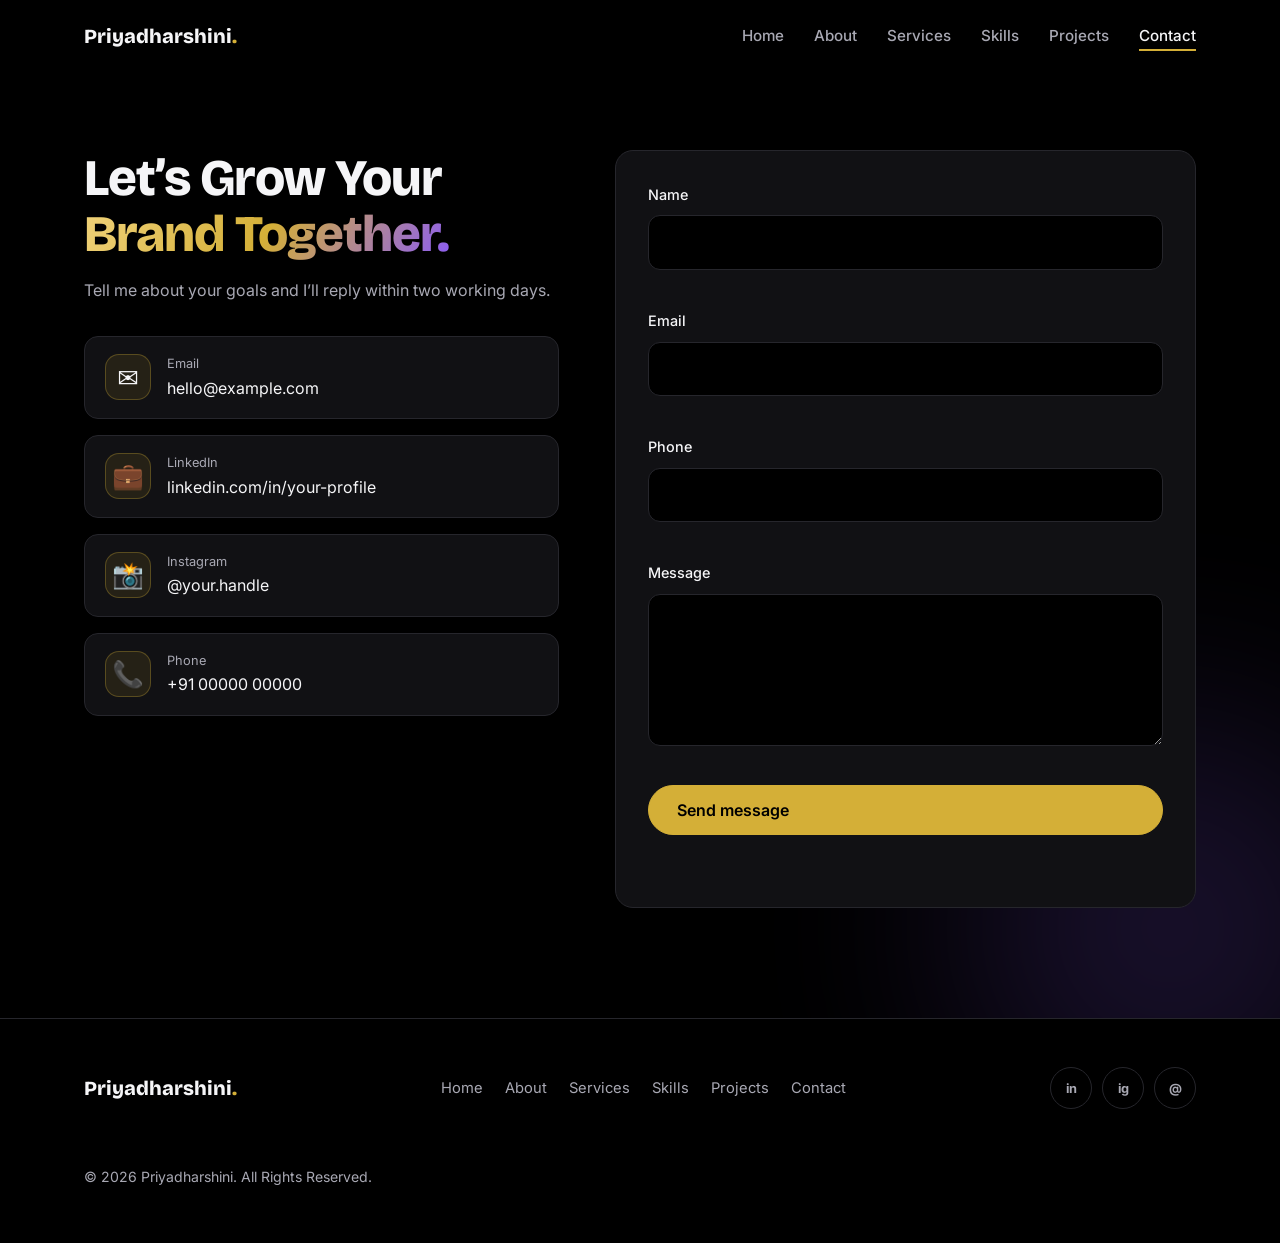
<file: contact.html>
<!DOCTYPE html>
<html lang="en">
<head>
<meta charset="utf-8">
<meta name="viewport" content="width=device-width, initial-scale=1, viewport-fit=cover">
<title>Contact — Priyadharshini</title>
<meta name="description" content="Contact Priyadharshini, Digital Marketer.">
<link rel="preconnect" href="https://fonts.googleapis.com">
<link href="https://fonts.googleapis.com/css2?family=Bricolage+Grotesque:wght@500;700;800&family=Inter:wght@400;500;600&display=swap" rel="stylesheet">
<style>

:root{--bg:#000;--bg2:#0b0b0d;--card:#111114;--line:#26262c;--tx:#f5f5f7;--mu:#a8a8b3;--gold:#d4af37;--gold2:#f0d27a;--pu:#8b5cf6;--r:18px;
box-sizing:border-box;padding-top:env(safe-area-inset-top,0px);padding-bottom:env(safe-area-inset-bottom,0px)}
@media (prefers-color-scheme:light){:root:not([data-theme="dark"]){--bg:#000}}
*,*::before,*::after{box-sizing:inherit}
html{scroll-behavior:smooth;scroll-padding-top:calc(76px + env(safe-area-inset-top,0px))}
body{margin:0;background:var(--bg);color:var(--tx);font:400 1rem/1.7 Inter,system-ui,sans-serif;overflow-x:hidden}
h1,h2,h3{font-family:'Bricolage Grotesque',Inter,sans-serif;line-height:1.1;margin:0}
a{color:inherit;text-decoration:none}
:focus-visible{outline:2px solid var(--gold);outline-offset:3px}
.wrap{max-width:1160px;margin:0 auto;padding:0 24px}
section{padding:110px 0;position:relative}
.sh{margin-bottom:56px;max-width:640px}
.sh h2{font-size:clamp(2rem,4.5vw,3.2rem);font-weight:800;letter-spacing:-.02em}
.sh p{color:var(--mu);margin:14px 0 0}
.gold{background:linear-gradient(120deg,var(--gold2),var(--gold) 50%,var(--pu));-webkit-background-clip:text;background-clip:text;color:transparent}
/* nav */
header{position:fixed;top:0;left:0;right:0;z-index:50;padding-top:env(safe-area-inset-top,0px);transition:.3s}
header.s{background:rgba(0,0,0,.82);backdrop-filter:blur(14px);border-bottom:1px solid var(--line)}
nav{display:flex;align-items:center;justify-content:space-between;height:72px}
.logo{font:800 1.25rem 'Bricolage Grotesque',sans-serif}.logo i{color:var(--gold);font-style:normal}
.links{display:flex;gap:30px;list-style:none;margin:0;padding:0}
.links a{color:var(--mu);font-size:.95rem;font-weight:500;padding:6px 0;position:relative;transition:color .2s}
.links a:hover,.links a.on{color:var(--tx)}
.links a::after{content:"";position:absolute;left:0;bottom:0;height:2px;width:0;background:var(--gold);transition:width .25s}
.links a:hover::after,.links a.on::after{width:100%}
.burger{display:none;background:none;border:1px solid var(--line);color:var(--tx);width:44px;height:44px;border-radius:12px;font-size:1.3rem;cursor:pointer}
@media(max-width:820px){.burger{display:block}
.links{position:fixed;top:calc(72px + env(safe-area-inset-top,0px));left:0;right:0;background:#000;flex-direction:column;gap:0;padding:8px 24px 20px;border-bottom:1px solid var(--line);transform:translateY(-130%);transition:transform .35s}
.links.o{transform:none}.links a{display:block;padding:14px 0;font-size:1.1rem}}
/* buttons */
.btn{display:inline-flex;align-items:center;gap:8px;padding:14px 28px;border-radius:999px;font-weight:600;border:1px solid var(--gold);cursor:pointer;font:600 1rem Inter,sans-serif;transition:transform .2s,box-shadow .2s,background .2s,color .2s}
.btn.p{background:var(--gold);color:#000}.btn.p:hover{box-shadow:0 8px 30px rgba(212,175,55,.35)}
.btn.g{background:transparent;color:var(--tx);border-color:var(--line)}.btn.g:hover{border-color:var(--gold);color:var(--gold2)}
.btn:hover{transform:translateY(-2px)}.btn:active{transform:scale(.97)}
/* hero */
#home{min-height:100vh;display:flex;align-items:center;padding:120px 0 80px;overflow:hidden}
#fx{position:absolute;inset:0;width:100%;height:100%;z-index:0}
.glow{position:absolute;border-radius:50%;filter:blur(110px);opacity:.28;z-index:0;animation:dr 14s ease-in-out infinite alternate}
.g1{width:420px;height:420px;background:var(--pu);top:-80px;right:-60px}.g2{width:340px;height:340px;background:var(--gold);bottom:-100px;left:-80px;opacity:.16;animation-delay:-6s}
@keyframes dr{to{transform:translate(40px,30px) scale(1.15)}}
.hero{position:relative;z-index:1;display:grid;grid-template-columns:1.05fr .95fr;gap:48px;align-items:center}
.hero h1{font-size:clamp(3.2rem,9vw,6.6rem);font-weight:800;letter-spacing:-.035em}
.role{font:600 clamp(1.2rem,2.6vw,1.7rem) 'Bricolage Grotesque',sans-serif;color:var(--gold2);margin:10px 0 28px}
.hero h2{font-size:clamp(1.5rem,3vw,2.2rem);font-weight:700;max-width:520px;margin-bottom:18px}
.hero p{color:var(--mu);max-width:480px;margin:0 0 34px}
.cta{display:flex;flex-wrap:wrap;gap:14px}
.load>*{animation:up .8s cubic-bezier(.2,.7,.2,1) both}.load>*:nth-child(2){animation-delay:.1s}.load>*:nth-child(3){animation-delay:.2s}.load>*:nth-child(4){animation-delay:.3s}.load>*:nth-child(5){animation-delay:.4s}
@keyframes up{from{opacity:0;transform:translateY(28px)}}
.viz{position:relative;height:460px}
.fc{position:absolute;background:rgba(17,17,20,.88);border:1px solid var(--line);border-radius:16px;padding:16px 18px;backdrop-filter:blur(8px);box-shadow:0 20px 50px rgba(0,0,0,.6);animation:fl 6s ease-in-out infinite}
.fc small{color:var(--mu);font-size:.78rem;display:block}.fc b{font:800 1.6rem 'Bricolage Grotesque',sans-serif}
.fc .up{color:#4ade80;font-size:.8rem;font-weight:600}
.c1{top:2%;left:4%;width:62%;animation-delay:0s;border-color:rgba(212,175,55,.45)}
.c2{top:38%;right:0;width:48%;animation-delay:-2s}
.c3{bottom:2%;left:0;width:50%;animation-delay:-4s;border-color:rgba(139,92,246,.5)}
.c4{top:0;right:6%;padding:12px 16px;animation-delay:-1s}.c5{bottom:14%;right:8%;padding:12px 16px;animation-delay:-3s}
@keyframes fl{50%{transform:translateY(-14px)}}
.viz svg{width:100%;height:60px;display:block;margin-top:8px}
.pl{stroke-dasharray:400;stroke-dashoffset:400;animation:dw 2.4s .6s forwards}@keyframes dw{to{stroke-dashoffset:0}}
.bars{display:flex;align-items:flex-end;gap:6px;height:56px;margin-top:8px}
.bars span{flex:1;background:linear-gradient(var(--pu),#4c2fa8);border-radius:4px 4px 0 0;transform-origin:bottom;animation:gr 1.2s cubic-bezier(.2,.7,.2,1) both}
@keyframes gr{from{transform:scaleY(0)}}
@media(max-width:900px){.hero{grid-template-columns:1fr}.viz{height:380px}}
/* reveal */
.rv{opacity:0;transform:translateY(32px);transition:opacity .7s,transform .7s cubic-bezier(.2,.7,.2,1);transition-delay:var(--d,0s)}
.rv.in{opacity:1;transform:none}
/* about */
.about{display:grid;grid-template-columns:1fr 1fr;gap:56px;align-items:center}
.about p{color:var(--mu);font-size:1.1rem}
.stats{display:grid;grid-template-columns:1fr 1fr;gap:16px}
.card{background:var(--card);border:1px solid var(--line);border-radius:var(--r);padding:28px;position:relative;transition:transform .3s,border-color .3s,box-shadow .3s}
.card:hover{transform:translateY(-6px);border-color:var(--gold);box-shadow:0 0 0 1px rgba(212,175,55,.3),0 18px 50px rgba(212,175,55,.1)}
.num{font:800 2.6rem 'Bricolage Grotesque',sans-serif;color:var(--gold2)}
.card .lb{color:var(--mu);font-size:.92rem}
@media(max-width:820px){.about{grid-template-columns:1fr}}
/* services */
.grid4{display:grid;grid-template-columns:repeat(auto-fit,minmax(250px,1fr));gap:20px}
.ic{width:54px;height:54px;border-radius:14px;display:grid;place-items:center;font-size:1.6rem;background:rgba(212,175,55,.1);border:1px solid rgba(212,175,55,.3);margin-bottom:20px;transition:transform .4s}
.card:hover .ic{transform:rotate(-8deg) scale(1.12)}
.card h3{font-size:1.35rem;margin-bottom:14px}
.card ul{list-style:none;margin:0;padding:0;color:var(--mu);font-size:.95rem}
.card li{padding:5px 0 5px 20px;position:relative}.card li::before{content:"";position:absolute;left:0;top:14px;width:8px;height:2px;background:var(--gold)}
/* skills */
#skills,#why{background:var(--bg2)}
.sk{display:grid;grid-template-columns:repeat(auto-fit,minmax(300px,1fr));gap:30px 56px}
.sk .t{display:flex;justify-content:space-between;font-weight:500;margin-bottom:10px}.sk .t span:last-child{color:var(--gold2)}
.tr{height:8px;background:#1b1b20;border-radius:99px;overflow:hidden}
.tr i{display:block;height:100%;width:0;border-radius:99px;background:linear-gradient(90deg,var(--gold),var(--pu));transition:width 1.4s cubic-bezier(.2,.7,.2,1)}
/* projects */
.fl{display:flex;flex-wrap:wrap;gap:10px;margin-bottom:36px}
.fl button{background:none;border:1px solid var(--line);color:var(--mu);padding:10px 22px;border-radius:99px;cursor:pointer;font:500 .95rem Inter,sans-serif;transition:.2s}
.fl button:hover{color:var(--tx);border-color:var(--gold)}.fl button[aria-pressed=true]{background:var(--gold);color:#000;border-color:var(--gold)}
.pg{display:grid;grid-template-columns:repeat(auto-fill,minmax(300px,1fr));gap:24px}
.pj{padding:0;overflow:hidden;display:flex;flex-direction:column;transition:transform .3s,border-color .3s,box-shadow .3s,opacity .35s}
.pj.hide{display:none}.pj.fade{opacity:0;transform:scale(.94)}
.im{height:180px;display:grid;place-items:center;font:700 .85rem Inter;color:rgba(255,255,255,.5);background:linear-gradient(135deg,#1a1530,#2a2210);position:relative;overflow:hidden}
.im::after{content:"";position:absolute;inset:0;background:radial-gradient(circle at 70% 20%,rgba(139,92,246,.4),transparent 55%);transition:transform .6s}
.pj:hover .im::after{transform:scale(1.3)}
.pb{padding:24px;display:flex;flex-direction:column;gap:12px;flex:1}
.pb h3{font-size:1.25rem}.pb p{color:var(--mu);font-size:.95rem;margin:0}
.tg{display:flex;flex-wrap:wrap;gap:8px}.tg span{font-size:.78rem;border:1px solid var(--line);padding:3px 12px;border-radius:99px;color:var(--mu)}
.mt{display:flex;gap:22px;padding:12px 0;border-top:1px solid var(--line);border-bottom:1px solid var(--line)}
.mt b{display:block;font:800 1.3rem 'Bricolage Grotesque';color:var(--gold2)}.mt small{color:var(--mu);font-size:.78rem}
.pb a{margin-top:auto;color:var(--gold2);font-weight:600}.pb a:hover{text-decoration:underline}
/* contact */
#contact{overflow:hidden}
.ct{display:grid;grid-template-columns:.9fr 1.1fr;gap:56px;position:relative;z-index:1}
.ci{display:grid;gap:16px;margin-top:32px}
.ci a{display:flex;gap:16px;align-items:center;padding:16px 20px;border:1px solid var(--line);border-radius:14px;background:var(--card);transition:.25s}
.ci a:hover{border-color:var(--gold);box-shadow:0 0 28px rgba(212,175,55,.15);transform:translateX(6px)}
.ci small{display:block;color:var(--mu);font-size:.8rem}
form{background:var(--card);border:1px solid var(--line);border-radius:var(--r);padding:32px;display:grid;gap:18px}
label{font-size:.9rem;font-weight:500;display:grid;gap:8px}
input,textarea{background:#000;border:1px solid var(--line);color:var(--tx);border-radius:12px;padding:14px 16px;font:inherit;transition:border-color .2s,box-shadow .2s;width:100%}
input:focus,textarea:focus{outline:none;border-color:var(--gold);box-shadow:0 0 0 3px rgba(212,175,55,.2)}
.er{color:#f87171;font-size:.82rem;min-height:1em;font-weight:400}
input[aria-invalid=true],textarea[aria-invalid=true]{border-color:#f87171}
.ok{color:#4ade80;font-weight:500;min-height:1.4em}
@media(max-width:820px){.ct{grid-template-columns:1fr}form{padding:22px}}
/* footer */
footer{border-top:1px solid var(--line);padding:48px 0 40px}
.ft{display:flex;flex-wrap:wrap;gap:28px;justify-content:space-between;align-items:center}
.ft ul{display:flex;flex-wrap:wrap;gap:22px;list-style:none;margin:0;padding:0;color:var(--mu);font-size:.92rem}.ft ul a:hover{color:var(--gold2)}
.so{display:flex;gap:10px}.so a{width:42px;height:42px;border:1px solid var(--line);border-radius:50%;display:grid;place-items:center;font-size:.8rem;font-weight:700;color:var(--mu);transition:.2s}.so a:hover{border-color:var(--gold);color:var(--gold2);transform:translateY(-3px)}
.cp{color:var(--mu);font-size:.88rem;margin-top:28px;width:100%}
@media(prefers-reduced-motion:reduce){*,*::before,*::after{animation:none!important;transition:none!important;scroll-behavior:auto!important}.rv{opacity:1;transform:none}.pl{stroke-dashoffset:0}}

.top{padding-top:150px}

</style>
</head>
<body>
<header id="hd"><div class="wrap"><nav aria-label="Main">
<a href="index.html" class="logo" id="logo"></a>
<button class="burger" id="bg" aria-label="Open menu" aria-expanded="false">☰</button>
<ul class="links" id="nv"></ul>
</nav></div></header>
<main>
<section id="contact" class="top"><div class="glow g1" style="top:auto;bottom:-120px;right:-100px;opacity:.18"></div>
<div class="wrap ct">
 <div class="rv"><div class="sh" style="margin:0"><h2>Let’s Grow Your <span class="gold">Brand Together.</span></h2><p>Tell me about your goals and I’ll reply within two working days.</p></div><div class="ci" id="ci"></div></div>
 <form class="rv" id="fm" novalidate>
  <label>Name<input name="name" autocomplete="name" required><span class="er"></span></label>
  <label>Email<input name="email" type="email" autocomplete="email" required><span class="er"></span></label>
  <label>Phone<input name="phone" type="tel" autocomplete="tel"><span class="er"></span></label>
  <label>Message<textarea name="message" rows="5" required></textarea><span class="er"></span></label>
  <button class="btn p" type="submit">Send message</button><div class="ok" id="ok" role="status"></div>
 </form>
</div></section>
</main>
<footer><div class="wrap ft"><a href="index.html" class="logo" id="fLogo"></a><ul id="fn"></ul><div class="so" id="so"></div><p class="cp" id="cp"></p></div></footer>
<script>

/* ===== EDIT YOUR CONTENT HERE ===== */
const SITE={
 name:"Priyadharshini", title:"Digital Marketer",
 headline:"I Turn Digital Strategies Into Measurable Growth.",
 sub:"Helping brands grow through performance marketing, SEO, Google Ads, Meta Ads, and data-driven digital strategies.",
 aboutTitle:"A marketer who answers to the numbers",
 about:"I’m Priyadharshini, a results-driven Digital Marketer passionate about helping businesses build their online presence and achieve measurable growth. I specialize in paid advertising, search engine optimization, audience targeting, campaign optimization, and digital strategy.",
 stats:[{n:90,s:"%",l:"Google Ads"},{n:90,s:"%",l:"Meta Ads"},{n:85,s:"%",l:"SEO"},{n:90,s:"%",l:"Digital Strategy"}],
 services:[
  {i:"🎯",t:"Google Ads",l:["Search campaigns","Display campaigns","Campaign optimization","Conversion-focused advertising"]},
  {i:"📣",t:"Meta Ads",l:["Facebook & Instagram advertising","Audience targeting","Lead generation","Campaign optimization"]},
  {i:"🔍",t:"SEO",l:["Keyword research","On-page SEO","Technical SEO","Organic growth strategies"]},
  {i:"🧭",t:"Digital Marketing Strategy",l:["Marketing strategy","Audience research","Performance tracking","Data-driven optimization"]}],
 skills:[["Google Ads",90],["Meta Ads",90],["SEO",85],["Keyword Research",85],["Digital Marketing Strategy",90],["Analytics & Reporting",80]],
 /* PLACEHOLDER projects: replace titles, text, metrics and links */
 projects:[
  {t:"Placeholder: Local Retail Search Campaign",c:"Google Ads",d:"Replace with a short description of the campaign goal and approach.",tags:["Google Ads","Search"],m:[["+00%","Conversions"],["0.0x","ROAS"]],url:"contact.html"},
  {t:"Placeholder: Lead Generation Funnel",c:"Meta Ads",d:"Replace with a short description of the audience and creative strategy.",tags:["Meta Ads","Lead Gen"],m:[["−00%","Cost per lead"],["000","Leads"]],url:"contact.html"},
  {t:"Placeholder: Website Organic Growth",c:"SEO",d:"Replace with a short description of the keyword and content plan.",tags:["SEO","Keyword Research"],m:[["+000%","Organic traffic"],["#0","Top ranking"]],url:"contact.html"},
  {t:"Placeholder: Product Launch Campaign",c:"Google Ads",d:"Replace with a short description of the launch plan.",tags:["Google Ads","Display"],m:[["0.0%","CTR"],["+00%","Sales"]],url:"contact.html"},
  {t:"Placeholder: Brand Awareness on Instagram",c:"Meta Ads",d:"Replace with a short description of the reach strategy.",tags:["Meta Ads","Instagram"],m:[["0.0M","Reach"],["−00%","CPM"]],url:"contact.html"},
  {t:"Placeholder: Technical SEO Audit",c:"SEO",d:"Replace with a short description of the audit findings and fixes.",tags:["SEO","Technical SEO"],m:[["+00","Pages indexed"],["−0s","Load time"]],url:"contact.html"}],
 why:[{i:"📊",t:"Data-driven approach",d:"Every decision starts with the numbers."},{i:"🚀",t:"Performance-focused campaigns",d:"Budgets are tied to outcomes, not impressions."},{i:"💡",t:"Creative marketing strategies",d:"Fresh angles that stand out in a crowded feed."},{i:"🔄",t:"Continuous optimization",d:"Tests, learnings and refinements every week."},{i:"🏆",t:"Focus on measurable results",d:"Clear reports on what worked and what’s next."}],
 contact:[{i:"✉️",l:"Email",v:"hello@example.com",h:"mailto:hello@example.com"},{i:"💼",l:"LinkedIn",v:"linkedin.com/in/your-profile",h:"https://linkedin.com/"},{i:"📸",l:"Instagram",v:"@your.handle",h:"https://instagram.com/"},{i:"📞",l:"Phone",v:"+91 00000 00000",h:"tel:+910000000000"}],
 social:[["in","https://linkedin.com/","LinkedIn"],["ig","https://instagram.com/","Instagram"],["@","mailto:hello@example.com","Email"]],
 nav:[["Home","index.html"],["About","about.html"],["Services","services.html"],["Skills","skills.html"],["Projects","projects.html"],["Contact","contact.html"]]
};
/* ===== RENDER ===== */
const D=document.createElement("div"),$=s=>document.querySelector(s)||D,E=t=>t.replace(/[&<>"]/g,c=>({"&":"&amp;","<":"&lt;",">":"&gt;",'"':"&quot;"}[c]));
const logo=`${SITE.name}<i>.</i>`;$("#logo").innerHTML=$("#fLogo").innerHTML=logo;
$("#nv").innerHTML=SITE.nav.map(([a,b])=>`<li><a href="${b}">${a}</a></li>`).join("");
$("#heroTxt").innerHTML=`<h1>${E(SITE.name)}</h1><div class="role">${E(SITE.title)}</div><h2><span class="gold">${E(SITE.headline)}</span></h2><p>${E(SITE.sub)}</p><div class="cta"><a class="btn p" href="projects.html">View My Work</a><a class="btn g" href="contact.html">Contact Me</a></div>`;
$("#abT").textContent=SITE.aboutTitle;$("#abP").textContent=SITE.about;
$("#stats").innerHTML=SITE.stats.map((s,i)=>`<div class="card rv" style="--d:${i*.1}s"><div class="num"><span data-n="${s.n}">0</span>${s.s}</div><div class="lb">${E(s.l)}</div></div>`).join("");
$("#svc").innerHTML=SITE.services.map((s,i)=>`<article class="card rv" style="--d:${i*.1}s"><div class="ic">${s.i}</div><h3>${E(s.t)}</h3><ul>${s.l.map(x=>`<li>${E(x)}</li>`).join("")}</ul></article>`).join("");
$("#sk").innerHTML=SITE.skills.map(([n,v],i)=>`<div class="rv" style="--d:${i*.08}s"><div class="t"><span>${E(n)}</span><span>${v}%</span></div><div class="tr" role="progressbar" aria-label="${E(n)}" aria-valuenow="${v}" aria-valuemin="0" aria-valuemax="100"><i data-w="${v}"></i></div></div>`).join("");
const cats=["All",...new Set(SITE.projects.map(p=>p.c))];
$("#fl").innerHTML=cats.map((c,i)=>`<button aria-pressed="${i==0}" data-c="${c}">${c}</button>`).join("");
$("#pg").innerHTML=SITE.projects.map(p=>`<article class="card pj" data-c="${p.c}"><div class="im">Project image placeholder</div><div class="pb"><h3>${E(p.t)}</h3><p>${E(p.d)}</p><div class="tg">${p.tags.map(t=>`<span>${E(t)}</span>`).join("")}</div><div class="mt">${p.m.map(m=>`<div><b>${E(m[0])}</b><small>${E(m[1])}</small></div>`).join("")}</div><a href="${p.url}">View Project</a></div></article>`).join("");
$("#wy").innerHTML=SITE.why.map((w,i)=>`<article class="card rv" style="--d:${i*.08}s"><div class="ic">${w.i}</div><h3>${E(w.t)}</h3><p class="lb" style="margin:0">${E(w.d)}</p></article>`).join("");
$("#ci").innerHTML=SITE.contact.map(c=>`<a href="${c.h}"><span class="ic" style="margin:0;width:46px;height:46px">${c.i}</span><span><small>${c.l}</small>${E(c.v)}</span></a>`).join("");
$("#fn").innerHTML=SITE.nav.map(([a,b])=>`<li><a href="${b}">${a}</a></li>`).join("");
$("#so").innerHTML=SITE.social.map(s=>`<a href="${s[1]}" aria-label="${s[2]}" rel="noopener">${s[0]}</a>`).join("");
$("#cp").textContent=`© 2026 ${SITE.name}. All Rights Reserved.`;
/* ===== BEHAVIOR ===== */
const cur=location.pathname.split("/").pop()||"index.html";document.querySelectorAll(".links a").forEach(a=>{if(a.getAttribute("href")==cur){a.classList.add("on");a.setAttribute("aria-current","page")}});
const hd=$("#hd"),nv=$("#nv"),bg=$("#bg");
addEventListener("scroll",()=>hd.classList.toggle("s",scrollY>20),{passive:true});
bg.onclick=()=>{const o=nv.classList.toggle("o");bg.setAttribute("aria-expanded",o);bg.textContent=o?"✕":"☰"};
nv.onclick=e=>{if(e.target.tagName=="A"){nv.classList.remove("o");bg.textContent="☰";bg.setAttribute("aria-expanded",false)}};
const io=new IntersectionObserver(es=>es.forEach(e=>{if(!e.isIntersecting)return;const t=e.target;t.classList.add("in");
 t.querySelectorAll("[data-w]").forEach(b=>b.style.width=b.dataset.w+"%");
 t.querySelectorAll("[data-n]").forEach(c=>{const n=+c.dataset.n,s=performance.now();(function f(x){const p=Math.min((x-s)/1400,1);c.textContent=Math.round(n*(1-Math.pow(1-p,3)));if(p<1)requestAnimationFrame(f)})(s)});
 io.unobserve(t)}),{threshold:.2});
document.querySelectorAll(".rv").forEach(r=>io.observe(r));
$("#fl").onclick=e=>{const b=e.target.closest("button");if(!b)return;
 document.querySelectorAll("#fl button").forEach(x=>x.setAttribute("aria-pressed",x==b));
 document.querySelectorAll(".pj").forEach(p=>{const show=b.dataset.c=="All"||p.dataset.c==b.dataset.c;
  if(show){p.classList.remove("hide");requestAnimationFrame(()=>p.classList.remove("fade"))}
  else{p.classList.add("fade");setTimeout(()=>p.classList.contains("fade")&&p.classList.add("hide"),300)}})};
/* form validation */
const fm=$("#fm"),rules={name:v=>v.trim().length>1||"Enter your name.",email:v=>/^[^@\s]+@[^@\s]+\.[^@\s]+$/.test(v)||"Enter a valid email address, like name@example.com.",phone:v=>!v||/^[+\d][\d\s()-]{6,}$/.test(v)||"Use digits only, for example +91 98765 43210.",message:v=>v.trim().length>=10||"Write at least 10 characters."};
const chk=f=>{const r=rules[f.name](f.value),ok=r===true;f.setAttribute("aria-invalid",!ok);f.nextElementSibling.textContent=ok?"":r;return ok};
fm.querySelectorAll("input,textarea").forEach(f=>f.addEventListener("blur",()=>chk(f)));
fm.onsubmit=e=>{e.preventDefault();const ok=[...fm.querySelectorAll("input,textarea")].map(chk).every(Boolean),o=$("#ok");
 if(!ok){fm.querySelector("[aria-invalid=true]").focus();o.textContent="";return}
 /* Connect to your form service here (e.g. Formspree) */
 o.textContent="Message ready. Connect a form service to deliver it.";fm.reset()};
/* particles */
(()=>{if(!document.querySelector("#fx")||matchMedia("(prefers-reduced-motion:reduce)").matches)return;const c=$("#fx"),x=c.getContext("2d");let w,h,p=[];
 const rs=()=>{w=c.width=c.offsetWidth;h=c.height=c.offsetHeight;p=Array.from({length:Math.min(60,w/18|0)},()=>({x:Math.random()*w,y:Math.random()*h,r:Math.random()*1.6+.4,v:Math.random()*.25+.05,g:Math.random()>.5}))};
 rs();addEventListener("resize",rs);
 (function d(){x.clearRect(0,0,w,h);p.forEach(q=>{q.y-=q.v;if(q.y<0){q.y=h;q.x=Math.random()*w}x.fillStyle=q.g?"rgba(212,175,55,.5)":"rgba(139,92,246,.5)";x.beginPath();x.arc(q.x,q.y,q.r,0,7);x.fill()});requestAnimationFrame(d)})()})();

</script>
</body>
</html>
</file>
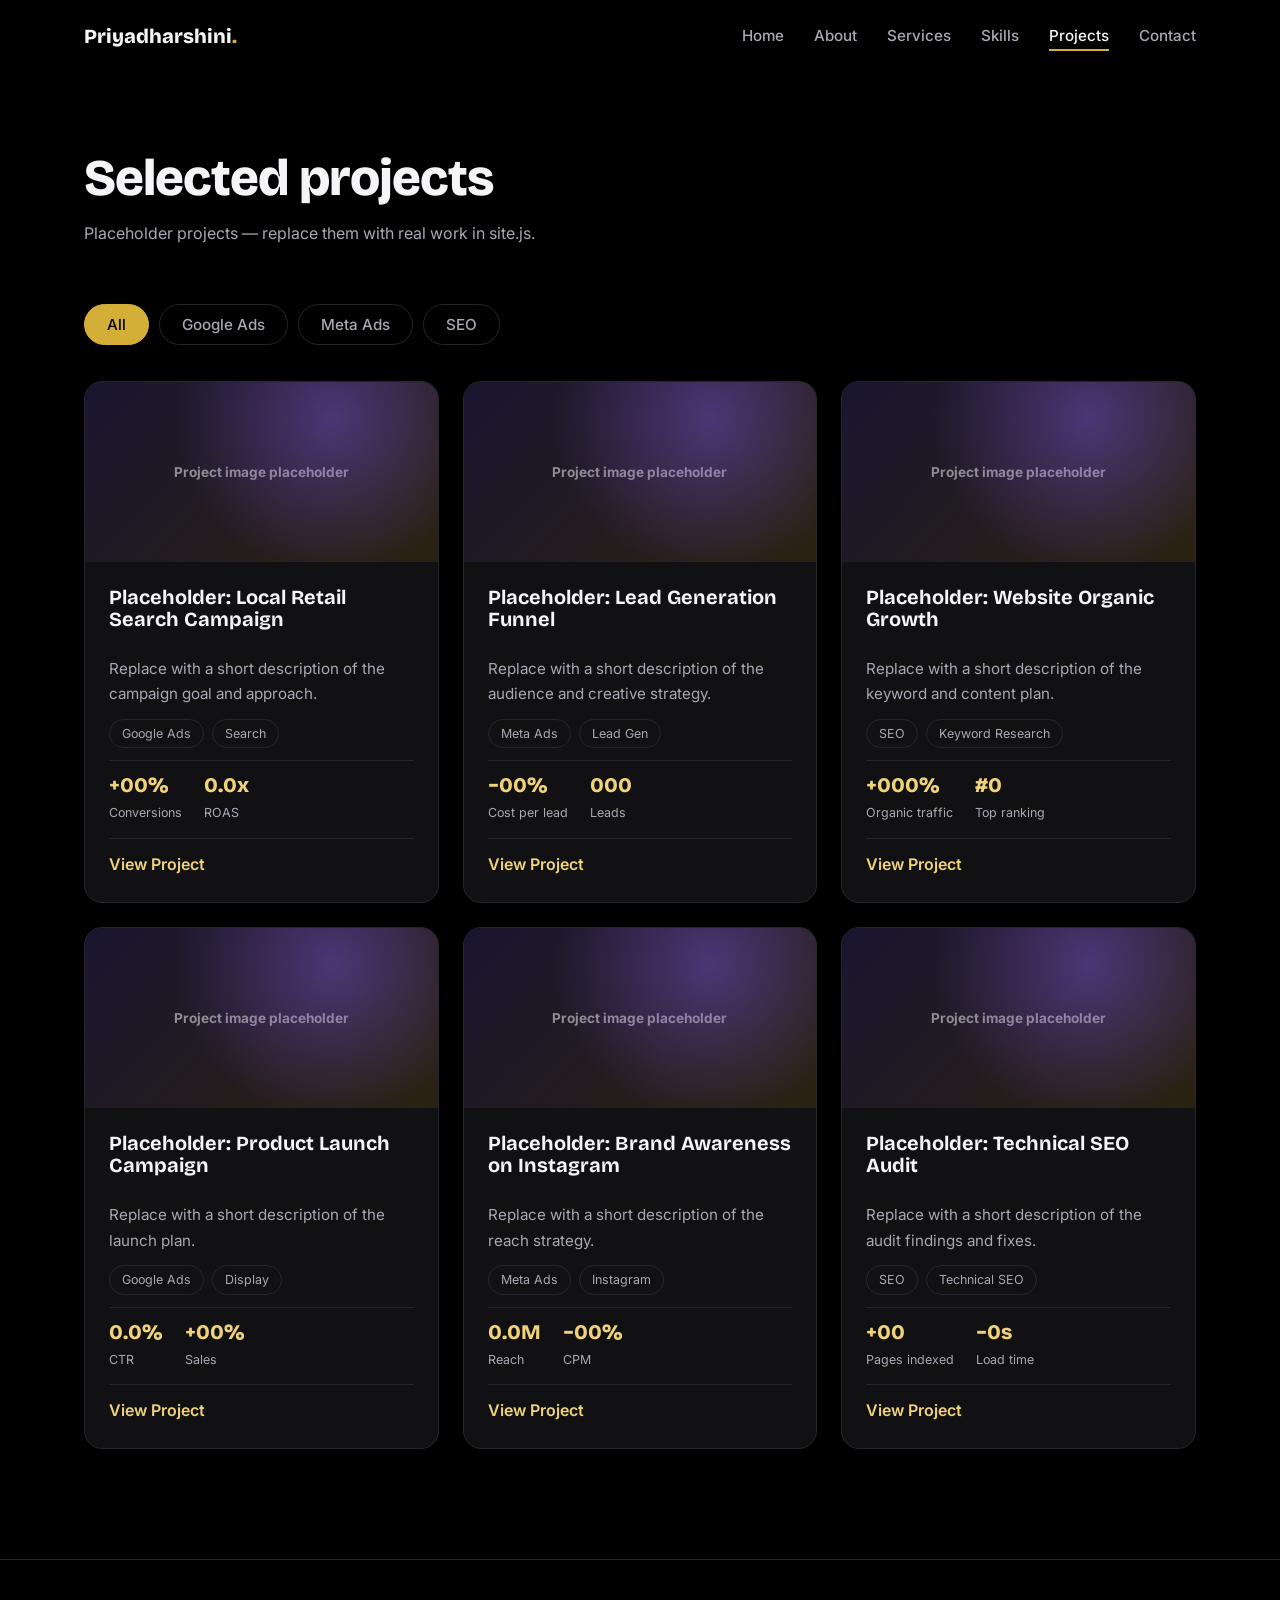
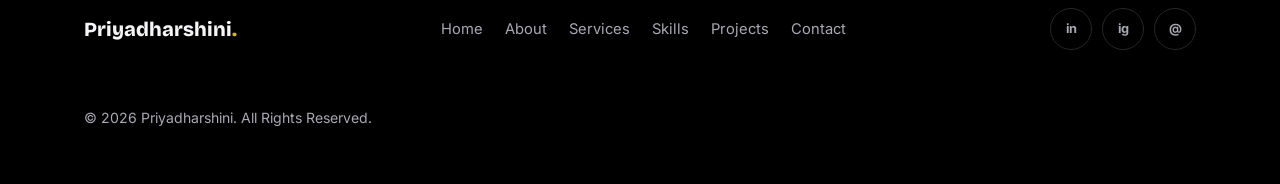
<file: projects.html>
<!DOCTYPE html>
<html lang="en">
<head>
<meta charset="utf-8">
<meta name="viewport" content="width=device-width, initial-scale=1, viewport-fit=cover">
<title>Projects — Priyadharshini</title>
<meta name="description" content="Digital marketing projects and results.">
<link rel="preconnect" href="https://fonts.googleapis.com">
<link href="https://fonts.googleapis.com/css2?family=Bricolage+Grotesque:wght@500;700;800&family=Inter:wght@400;500;600&display=swap" rel="stylesheet">
<style>

:root{--bg:#000;--bg2:#0b0b0d;--card:#111114;--line:#26262c;--tx:#f5f5f7;--mu:#a8a8b3;--gold:#d4af37;--gold2:#f0d27a;--pu:#8b5cf6;--r:18px;
box-sizing:border-box;padding-top:env(safe-area-inset-top,0px);padding-bottom:env(safe-area-inset-bottom,0px)}
@media (prefers-color-scheme:light){:root:not([data-theme="dark"]){--bg:#000}}
*,*::before,*::after{box-sizing:inherit}
html{scroll-behavior:smooth;scroll-padding-top:calc(76px + env(safe-area-inset-top,0px))}
body{margin:0;background:var(--bg);color:var(--tx);font:400 1rem/1.7 Inter,system-ui,sans-serif;overflow-x:hidden}
h1,h2,h3{font-family:'Bricolage Grotesque',Inter,sans-serif;line-height:1.1;margin:0}
a{color:inherit;text-decoration:none}
:focus-visible{outline:2px solid var(--gold);outline-offset:3px}
.wrap{max-width:1160px;margin:0 auto;padding:0 24px}
section{padding:110px 0;position:relative}
.sh{margin-bottom:56px;max-width:640px}
.sh h2{font-size:clamp(2rem,4.5vw,3.2rem);font-weight:800;letter-spacing:-.02em}
.sh p{color:var(--mu);margin:14px 0 0}
.gold{background:linear-gradient(120deg,var(--gold2),var(--gold) 50%,var(--pu));-webkit-background-clip:text;background-clip:text;color:transparent}
/* nav */
header{position:fixed;top:0;left:0;right:0;z-index:50;padding-top:env(safe-area-inset-top,0px);transition:.3s}
header.s{background:rgba(0,0,0,.82);backdrop-filter:blur(14px);border-bottom:1px solid var(--line)}
nav{display:flex;align-items:center;justify-content:space-between;height:72px}
.logo{font:800 1.25rem 'Bricolage Grotesque',sans-serif}.logo i{color:var(--gold);font-style:normal}
.links{display:flex;gap:30px;list-style:none;margin:0;padding:0}
.links a{color:var(--mu);font-size:.95rem;font-weight:500;padding:6px 0;position:relative;transition:color .2s}
.links a:hover,.links a.on{color:var(--tx)}
.links a::after{content:"";position:absolute;left:0;bottom:0;height:2px;width:0;background:var(--gold);transition:width .25s}
.links a:hover::after,.links a.on::after{width:100%}
.burger{display:none;background:none;border:1px solid var(--line);color:var(--tx);width:44px;height:44px;border-radius:12px;font-size:1.3rem;cursor:pointer}
@media(max-width:820px){.burger{display:block}
.links{position:fixed;top:calc(72px + env(safe-area-inset-top,0px));left:0;right:0;background:#000;flex-direction:column;gap:0;padding:8px 24px 20px;border-bottom:1px solid var(--line);transform:translateY(-130%);transition:transform .35s}
.links.o{transform:none}.links a{display:block;padding:14px 0;font-size:1.1rem}}
/* buttons */
.btn{display:inline-flex;align-items:center;gap:8px;padding:14px 28px;border-radius:999px;font-weight:600;border:1px solid var(--gold);cursor:pointer;font:600 1rem Inter,sans-serif;transition:transform .2s,box-shadow .2s,background .2s,color .2s}
.btn.p{background:var(--gold);color:#000}.btn.p:hover{box-shadow:0 8px 30px rgba(212,175,55,.35)}
.btn.g{background:transparent;color:var(--tx);border-color:var(--line)}.btn.g:hover{border-color:var(--gold);color:var(--gold2)}
.btn:hover{transform:translateY(-2px)}.btn:active{transform:scale(.97)}
/* hero */
#home{min-height:100vh;display:flex;align-items:center;padding:120px 0 80px;overflow:hidden}
#fx{position:absolute;inset:0;width:100%;height:100%;z-index:0}
.glow{position:absolute;border-radius:50%;filter:blur(110px);opacity:.28;z-index:0;animation:dr 14s ease-in-out infinite alternate}
.g1{width:420px;height:420px;background:var(--pu);top:-80px;right:-60px}.g2{width:340px;height:340px;background:var(--gold);bottom:-100px;left:-80px;opacity:.16;animation-delay:-6s}
@keyframes dr{to{transform:translate(40px,30px) scale(1.15)}}
.hero{position:relative;z-index:1;display:grid;grid-template-columns:1.05fr .95fr;gap:48px;align-items:center}
.hero h1{font-size:clamp(3.2rem,9vw,6.6rem);font-weight:800;letter-spacing:-.035em}
.role{font:600 clamp(1.2rem,2.6vw,1.7rem) 'Bricolage Grotesque',sans-serif;color:var(--gold2);margin:10px 0 28px}
.hero h2{font-size:clamp(1.5rem,3vw,2.2rem);font-weight:700;max-width:520px;margin-bottom:18px}
.hero p{color:var(--mu);max-width:480px;margin:0 0 34px}
.cta{display:flex;flex-wrap:wrap;gap:14px}
.load>*{animation:up .8s cubic-bezier(.2,.7,.2,1) both}.load>*:nth-child(2){animation-delay:.1s}.load>*:nth-child(3){animation-delay:.2s}.load>*:nth-child(4){animation-delay:.3s}.load>*:nth-child(5){animation-delay:.4s}
@keyframes up{from{opacity:0;transform:translateY(28px)}}
.viz{position:relative;height:460px}
.fc{position:absolute;background:rgba(17,17,20,.88);border:1px solid var(--line);border-radius:16px;padding:16px 18px;backdrop-filter:blur(8px);box-shadow:0 20px 50px rgba(0,0,0,.6);animation:fl 6s ease-in-out infinite}
.fc small{color:var(--mu);font-size:.78rem;display:block}.fc b{font:800 1.6rem 'Bricolage Grotesque',sans-serif}
.fc .up{color:#4ade80;font-size:.8rem;font-weight:600}
.c1{top:2%;left:4%;width:62%;animation-delay:0s;border-color:rgba(212,175,55,.45)}
.c2{top:38%;right:0;width:48%;animation-delay:-2s}
.c3{bottom:2%;left:0;width:50%;animation-delay:-4s;border-color:rgba(139,92,246,.5)}
.c4{top:0;right:6%;padding:12px 16px;animation-delay:-1s}.c5{bottom:14%;right:8%;padding:12px 16px;animation-delay:-3s}
@keyframes fl{50%{transform:translateY(-14px)}}
.viz svg{width:100%;height:60px;display:block;margin-top:8px}
.pl{stroke-dasharray:400;stroke-dashoffset:400;animation:dw 2.4s .6s forwards}@keyframes dw{to{stroke-dashoffset:0}}
.bars{display:flex;align-items:flex-end;gap:6px;height:56px;margin-top:8px}
.bars span{flex:1;background:linear-gradient(var(--pu),#4c2fa8);border-radius:4px 4px 0 0;transform-origin:bottom;animation:gr 1.2s cubic-bezier(.2,.7,.2,1) both}
@keyframes gr{from{transform:scaleY(0)}}
@media(max-width:900px){.hero{grid-template-columns:1fr}.viz{height:380px}}
/* reveal */
.rv{opacity:0;transform:translateY(32px);transition:opacity .7s,transform .7s cubic-bezier(.2,.7,.2,1);transition-delay:var(--d,0s)}
.rv.in{opacity:1;transform:none}
/* about */
.about{display:grid;grid-template-columns:1fr 1fr;gap:56px;align-items:center}
.about p{color:var(--mu);font-size:1.1rem}
.stats{display:grid;grid-template-columns:1fr 1fr;gap:16px}
.card{background:var(--card);border:1px solid var(--line);border-radius:var(--r);padding:28px;position:relative;transition:transform .3s,border-color .3s,box-shadow .3s}
.card:hover{transform:translateY(-6px);border-color:var(--gold);box-shadow:0 0 0 1px rgba(212,175,55,.3),0 18px 50px rgba(212,175,55,.1)}
.num{font:800 2.6rem 'Bricolage Grotesque',sans-serif;color:var(--gold2)}
.card .lb{color:var(--mu);font-size:.92rem}
@media(max-width:820px){.about{grid-template-columns:1fr}}
/* services */
.grid4{display:grid;grid-template-columns:repeat(auto-fit,minmax(250px,1fr));gap:20px}
.ic{width:54px;height:54px;border-radius:14px;display:grid;place-items:center;font-size:1.6rem;background:rgba(212,175,55,.1);border:1px solid rgba(212,175,55,.3);margin-bottom:20px;transition:transform .4s}
.card:hover .ic{transform:rotate(-8deg) scale(1.12)}
.card h3{font-size:1.35rem;margin-bottom:14px}
.card ul{list-style:none;margin:0;padding:0;color:var(--mu);font-size:.95rem}
.card li{padding:5px 0 5px 20px;position:relative}.card li::before{content:"";position:absolute;left:0;top:14px;width:8px;height:2px;background:var(--gold)}
/* skills */
#skills,#why{background:var(--bg2)}
.sk{display:grid;grid-template-columns:repeat(auto-fit,minmax(300px,1fr));gap:30px 56px}
.sk .t{display:flex;justify-content:space-between;font-weight:500;margin-bottom:10px}.sk .t span:last-child{color:var(--gold2)}
.tr{height:8px;background:#1b1b20;border-radius:99px;overflow:hidden}
.tr i{display:block;height:100%;width:0;border-radius:99px;background:linear-gradient(90deg,var(--gold),var(--pu));transition:width 1.4s cubic-bezier(.2,.7,.2,1)}
/* projects */
.fl{display:flex;flex-wrap:wrap;gap:10px;margin-bottom:36px}
.fl button{background:none;border:1px solid var(--line);color:var(--mu);padding:10px 22px;border-radius:99px;cursor:pointer;font:500 .95rem Inter,sans-serif;transition:.2s}
.fl button:hover{color:var(--tx);border-color:var(--gold)}.fl button[aria-pressed=true]{background:var(--gold);color:#000;border-color:var(--gold)}
.pg{display:grid;grid-template-columns:repeat(auto-fill,minmax(300px,1fr));gap:24px}
.pj{padding:0;overflow:hidden;display:flex;flex-direction:column;transition:transform .3s,border-color .3s,box-shadow .3s,opacity .35s}
.pj.hide{display:none}.pj.fade{opacity:0;transform:scale(.94)}
.im{height:180px;display:grid;place-items:center;font:700 .85rem Inter;color:rgba(255,255,255,.5);background:linear-gradient(135deg,#1a1530,#2a2210);position:relative;overflow:hidden}
.im::after{content:"";position:absolute;inset:0;background:radial-gradient(circle at 70% 20%,rgba(139,92,246,.4),transparent 55%);transition:transform .6s}
.pj:hover .im::after{transform:scale(1.3)}
.pb{padding:24px;display:flex;flex-direction:column;gap:12px;flex:1}
.pb h3{font-size:1.25rem}.pb p{color:var(--mu);font-size:.95rem;margin:0}
.tg{display:flex;flex-wrap:wrap;gap:8px}.tg span{font-size:.78rem;border:1px solid var(--line);padding:3px 12px;border-radius:99px;color:var(--mu)}
.mt{display:flex;gap:22px;padding:12px 0;border-top:1px solid var(--line);border-bottom:1px solid var(--line)}
.mt b{display:block;font:800 1.3rem 'Bricolage Grotesque';color:var(--gold2)}.mt small{color:var(--mu);font-size:.78rem}
.pb a{margin-top:auto;color:var(--gold2);font-weight:600}.pb a:hover{text-decoration:underline}
/* contact */
#contact{overflow:hidden}
.ct{display:grid;grid-template-columns:.9fr 1.1fr;gap:56px;position:relative;z-index:1}
.ci{display:grid;gap:16px;margin-top:32px}
.ci a{display:flex;gap:16px;align-items:center;padding:16px 20px;border:1px solid var(--line);border-radius:14px;background:var(--card);transition:.25s}
.ci a:hover{border-color:var(--gold);box-shadow:0 0 28px rgba(212,175,55,.15);transform:translateX(6px)}
.ci small{display:block;color:var(--mu);font-size:.8rem}
form{background:var(--card);border:1px solid var(--line);border-radius:var(--r);padding:32px;display:grid;gap:18px}
label{font-size:.9rem;font-weight:500;display:grid;gap:8px}
input,textarea{background:#000;border:1px solid var(--line);color:var(--tx);border-radius:12px;padding:14px 16px;font:inherit;transition:border-color .2s,box-shadow .2s;width:100%}
input:focus,textarea:focus{outline:none;border-color:var(--gold);box-shadow:0 0 0 3px rgba(212,175,55,.2)}
.er{color:#f87171;font-size:.82rem;min-height:1em;font-weight:400}
input[aria-invalid=true],textarea[aria-invalid=true]{border-color:#f87171}
.ok{color:#4ade80;font-weight:500;min-height:1.4em}
@media(max-width:820px){.ct{grid-template-columns:1fr}form{padding:22px}}
/* footer */
footer{border-top:1px solid var(--line);padding:48px 0 40px}
.ft{display:flex;flex-wrap:wrap;gap:28px;justify-content:space-between;align-items:center}
.ft ul{display:flex;flex-wrap:wrap;gap:22px;list-style:none;margin:0;padding:0;color:var(--mu);font-size:.92rem}.ft ul a:hover{color:var(--gold2)}
.so{display:flex;gap:10px}.so a{width:42px;height:42px;border:1px solid var(--line);border-radius:50%;display:grid;place-items:center;font-size:.8rem;font-weight:700;color:var(--mu);transition:.2s}.so a:hover{border-color:var(--gold);color:var(--gold2);transform:translateY(-3px)}
.cp{color:var(--mu);font-size:.88rem;margin-top:28px;width:100%}
@media(prefers-reduced-motion:reduce){*,*::before,*::after{animation:none!important;transition:none!important;scroll-behavior:auto!important}.rv{opacity:1;transform:none}.pl{stroke-dashoffset:0}}

.top{padding-top:150px}

</style>
</head>
<body>
<header id="hd"><div class="wrap"><nav aria-label="Main">
<a href="index.html" class="logo" id="logo"></a>
<button class="burger" id="bg" aria-label="Open menu" aria-expanded="false">☰</button>
<ul class="links" id="nv"></ul>
</nav></div></header>
<main>
<section id="projects" class="top"><div class="wrap"><div class="sh rv"><h2>Selected projects</h2><p>Placeholder projects — replace them with real work in site.js.</p></div>
<div class="fl rv" id="fl" role="group" aria-label="Filter projects"></div><div class="pg" id="pg"></div></div></section>
</main>
<footer><div class="wrap ft"><a href="index.html" class="logo" id="fLogo"></a><ul id="fn"></ul><div class="so" id="so"></div><p class="cp" id="cp"></p></div></footer>
<script>

/* ===== EDIT YOUR CONTENT HERE ===== */
const SITE={
 name:"Priyadharshini", title:"Digital Marketer",
 headline:"I Turn Digital Strategies Into Measurable Growth.",
 sub:"Helping brands grow through performance marketing, SEO, Google Ads, Meta Ads, and data-driven digital strategies.",
 aboutTitle:"A marketer who answers to the numbers",
 about:"I’m Priyadharshini, a results-driven Digital Marketer passionate about helping businesses build their online presence and achieve measurable growth. I specialize in paid advertising, search engine optimization, audience targeting, campaign optimization, and digital strategy.",
 stats:[{n:90,s:"%",l:"Google Ads"},{n:90,s:"%",l:"Meta Ads"},{n:85,s:"%",l:"SEO"},{n:90,s:"%",l:"Digital Strategy"}],
 services:[
  {i:"🎯",t:"Google Ads",l:["Search campaigns","Display campaigns","Campaign optimization","Conversion-focused advertising"]},
  {i:"📣",t:"Meta Ads",l:["Facebook & Instagram advertising","Audience targeting","Lead generation","Campaign optimization"]},
  {i:"🔍",t:"SEO",l:["Keyword research","On-page SEO","Technical SEO","Organic growth strategies"]},
  {i:"🧭",t:"Digital Marketing Strategy",l:["Marketing strategy","Audience research","Performance tracking","Data-driven optimization"]}],
 skills:[["Google Ads",90],["Meta Ads",90],["SEO",85],["Keyword Research",85],["Digital Marketing Strategy",90],["Analytics & Reporting",80]],
 /* PLACEHOLDER projects: replace titles, text, metrics and links */
 projects:[
  {t:"Placeholder: Local Retail Search Campaign",c:"Google Ads",d:"Replace with a short description of the campaign goal and approach.",tags:["Google Ads","Search"],m:[["+00%","Conversions"],["0.0x","ROAS"]],url:"contact.html"},
  {t:"Placeholder: Lead Generation Funnel",c:"Meta Ads",d:"Replace with a short description of the audience and creative strategy.",tags:["Meta Ads","Lead Gen"],m:[["−00%","Cost per lead"],["000","Leads"]],url:"contact.html"},
  {t:"Placeholder: Website Organic Growth",c:"SEO",d:"Replace with a short description of the keyword and content plan.",tags:["SEO","Keyword Research"],m:[["+000%","Organic traffic"],["#0","Top ranking"]],url:"contact.html"},
  {t:"Placeholder: Product Launch Campaign",c:"Google Ads",d:"Replace with a short description of the launch plan.",tags:["Google Ads","Display"],m:[["0.0%","CTR"],["+00%","Sales"]],url:"contact.html"},
  {t:"Placeholder: Brand Awareness on Instagram",c:"Meta Ads",d:"Replace with a short description of the reach strategy.",tags:["Meta Ads","Instagram"],m:[["0.0M","Reach"],["−00%","CPM"]],url:"contact.html"},
  {t:"Placeholder: Technical SEO Audit",c:"SEO",d:"Replace with a short description of the audit findings and fixes.",tags:["SEO","Technical SEO"],m:[["+00","Pages indexed"],["−0s","Load time"]],url:"contact.html"}],
 why:[{i:"📊",t:"Data-driven approach",d:"Every decision starts with the numbers."},{i:"🚀",t:"Performance-focused campaigns",d:"Budgets are tied to outcomes, not impressions."},{i:"💡",t:"Creative marketing strategies",d:"Fresh angles that stand out in a crowded feed."},{i:"🔄",t:"Continuous optimization",d:"Tests, learnings and refinements every week."},{i:"🏆",t:"Focus on measurable results",d:"Clear reports on what worked and what’s next."}],
 contact:[{i:"✉️",l:"Email",v:"hello@example.com",h:"mailto:hello@example.com"},{i:"💼",l:"LinkedIn",v:"linkedin.com/in/your-profile",h:"https://linkedin.com/"},{i:"📸",l:"Instagram",v:"@your.handle",h:"https://instagram.com/"},{i:"📞",l:"Phone",v:"+91 00000 00000",h:"tel:+910000000000"}],
 social:[["in","https://linkedin.com/","LinkedIn"],["ig","https://instagram.com/","Instagram"],["@","mailto:hello@example.com","Email"]],
 nav:[["Home","index.html"],["About","about.html"],["Services","services.html"],["Skills","skills.html"],["Projects","projects.html"],["Contact","contact.html"]]
};
/* ===== RENDER ===== */
const D=document.createElement("div"),$=s=>document.querySelector(s)||D,E=t=>t.replace(/[&<>"]/g,c=>({"&":"&amp;","<":"&lt;",">":"&gt;",'"':"&quot;"}[c]));
const logo=`${SITE.name}<i>.</i>`;$("#logo").innerHTML=$("#fLogo").innerHTML=logo;
$("#nv").innerHTML=SITE.nav.map(([a,b])=>`<li><a href="${b}">${a}</a></li>`).join("");
$("#heroTxt").innerHTML=`<h1>${E(SITE.name)}</h1><div class="role">${E(SITE.title)}</div><h2><span class="gold">${E(SITE.headline)}</span></h2><p>${E(SITE.sub)}</p><div class="cta"><a class="btn p" href="projects.html">View My Work</a><a class="btn g" href="contact.html">Contact Me</a></div>`;
$("#abT").textContent=SITE.aboutTitle;$("#abP").textContent=SITE.about;
$("#stats").innerHTML=SITE.stats.map((s,i)=>`<div class="card rv" style="--d:${i*.1}s"><div class="num"><span data-n="${s.n}">0</span>${s.s}</div><div class="lb">${E(s.l)}</div></div>`).join("");
$("#svc").innerHTML=SITE.services.map((s,i)=>`<article class="card rv" style="--d:${i*.1}s"><div class="ic">${s.i}</div><h3>${E(s.t)}</h3><ul>${s.l.map(x=>`<li>${E(x)}</li>`).join("")}</ul></article>`).join("");
$("#sk").innerHTML=SITE.skills.map(([n,v],i)=>`<div class="rv" style="--d:${i*.08}s"><div class="t"><span>${E(n)}</span><span>${v}%</span></div><div class="tr" role="progressbar" aria-label="${E(n)}" aria-valuenow="${v}" aria-valuemin="0" aria-valuemax="100"><i data-w="${v}"></i></div></div>`).join("");
const cats=["All",...new Set(SITE.projects.map(p=>p.c))];
$("#fl").innerHTML=cats.map((c,i)=>`<button aria-pressed="${i==0}" data-c="${c}">${c}</button>`).join("");
$("#pg").innerHTML=SITE.projects.map(p=>`<article class="card pj" data-c="${p.c}"><div class="im">Project image placeholder</div><div class="pb"><h3>${E(p.t)}</h3><p>${E(p.d)}</p><div class="tg">${p.tags.map(t=>`<span>${E(t)}</span>`).join("")}</div><div class="mt">${p.m.map(m=>`<div><b>${E(m[0])}</b><small>${E(m[1])}</small></div>`).join("")}</div><a href="${p.url}">View Project</a></div></article>`).join("");
$("#wy").innerHTML=SITE.why.map((w,i)=>`<article class="card rv" style="--d:${i*.08}s"><div class="ic">${w.i}</div><h3>${E(w.t)}</h3><p class="lb" style="margin:0">${E(w.d)}</p></article>`).join("");
$("#ci").innerHTML=SITE.contact.map(c=>`<a href="${c.h}"><span class="ic" style="margin:0;width:46px;height:46px">${c.i}</span><span><small>${c.l}</small>${E(c.v)}</span></a>`).join("");
$("#fn").innerHTML=SITE.nav.map(([a,b])=>`<li><a href="${b}">${a}</a></li>`).join("");
$("#so").innerHTML=SITE.social.map(s=>`<a href="${s[1]}" aria-label="${s[2]}" rel="noopener">${s[0]}</a>`).join("");
$("#cp").textContent=`© 2026 ${SITE.name}. All Rights Reserved.`;
/* ===== BEHAVIOR ===== */
const cur=location.pathname.split("/").pop()||"index.html";document.querySelectorAll(".links a").forEach(a=>{if(a.getAttribute("href")==cur){a.classList.add("on");a.setAttribute("aria-current","page")}});
const hd=$("#hd"),nv=$("#nv"),bg=$("#bg");
addEventListener("scroll",()=>hd.classList.toggle("s",scrollY>20),{passive:true});
bg.onclick=()=>{const o=nv.classList.toggle("o");bg.setAttribute("aria-expanded",o);bg.textContent=o?"✕":"☰"};
nv.onclick=e=>{if(e.target.tagName=="A"){nv.classList.remove("o");bg.textContent="☰";bg.setAttribute("aria-expanded",false)}};
const io=new IntersectionObserver(es=>es.forEach(e=>{if(!e.isIntersecting)return;const t=e.target;t.classList.add("in");
 t.querySelectorAll("[data-w]").forEach(b=>b.style.width=b.dataset.w+"%");
 t.querySelectorAll("[data-n]").forEach(c=>{const n=+c.dataset.n,s=performance.now();(function f(x){const p=Math.min((x-s)/1400,1);c.textContent=Math.round(n*(1-Math.pow(1-p,3)));if(p<1)requestAnimationFrame(f)})(s)});
 io.unobserve(t)}),{threshold:.2});
document.querySelectorAll(".rv").forEach(r=>io.observe(r));
$("#fl").onclick=e=>{const b=e.target.closest("button");if(!b)return;
 document.querySelectorAll("#fl button").forEach(x=>x.setAttribute("aria-pressed",x==b));
 document.querySelectorAll(".pj").forEach(p=>{const show=b.dataset.c=="All"||p.dataset.c==b.dataset.c;
  if(show){p.classList.remove("hide");requestAnimationFrame(()=>p.classList.remove("fade"))}
  else{p.classList.add("fade");setTimeout(()=>p.classList.contains("fade")&&p.classList.add("hide"),300)}})};
/* form validation */
const fm=$("#fm"),rules={name:v=>v.trim().length>1||"Enter your name.",email:v=>/^[^@\s]+@[^@\s]+\.[^@\s]+$/.test(v)||"Enter a valid email address, like name@example.com.",phone:v=>!v||/^[+\d][\d\s()-]{6,}$/.test(v)||"Use digits only, for example +91 98765 43210.",message:v=>v.trim().length>=10||"Write at least 10 characters."};
const chk=f=>{const r=rules[f.name](f.value),ok=r===true;f.setAttribute("aria-invalid",!ok);f.nextElementSibling.textContent=ok?"":r;return ok};
fm.querySelectorAll("input,textarea").forEach(f=>f.addEventListener("blur",()=>chk(f)));
fm.onsubmit=e=>{e.preventDefault();const ok=[...fm.querySelectorAll("input,textarea")].map(chk).every(Boolean),o=$("#ok");
 if(!ok){fm.querySelector("[aria-invalid=true]").focus();o.textContent="";return}
 /* Connect to your form service here (e.g. Formspree) */
 o.textContent="Message ready. Connect a form service to deliver it.";fm.reset()};
/* particles */
(()=>{if(!document.querySelector("#fx")||matchMedia("(prefers-reduced-motion:reduce)").matches)return;const c=$("#fx"),x=c.getContext("2d");let w,h,p=[];
 const rs=()=>{w=c.width=c.offsetWidth;h=c.height=c.offsetHeight;p=Array.from({length:Math.min(60,w/18|0)},()=>({x:Math.random()*w,y:Math.random()*h,r:Math.random()*1.6+.4,v:Math.random()*.25+.05,g:Math.random()>.5}))};
 rs();addEventListener("resize",rs);
 (function d(){x.clearRect(0,0,w,h);p.forEach(q=>{q.y-=q.v;if(q.y<0){q.y=h;q.x=Math.random()*w}x.fillStyle=q.g?"rgba(212,175,55,.5)":"rgba(139,92,246,.5)";x.beginPath();x.arc(q.x,q.y,q.r,0,7);x.fill()});requestAnimationFrame(d)})()})();

</script>
</body>
</html>
</file>
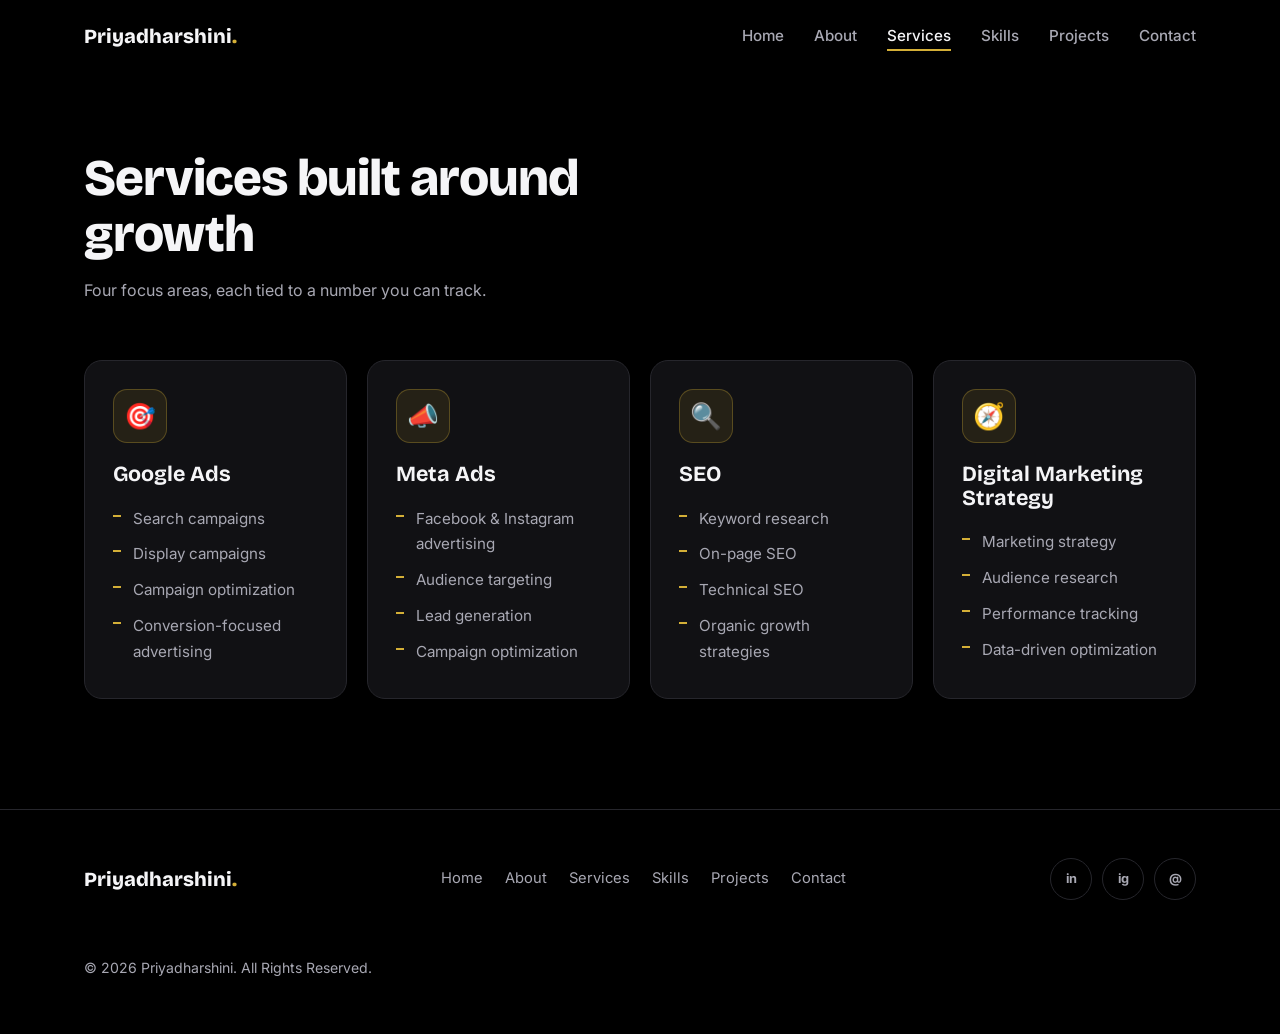
<file: services.html>
<!DOCTYPE html>
<html lang="en">
<head>
<meta charset="utf-8">
<meta name="viewport" content="width=device-width, initial-scale=1, viewport-fit=cover">
<title>Services — Priyadharshini</title>
<meta name="description" content="Google Ads, Meta Ads, SEO and digital marketing strategy services.">
<link rel="preconnect" href="https://fonts.googleapis.com">
<link href="https://fonts.googleapis.com/css2?family=Bricolage+Grotesque:wght@500;700;800&family=Inter:wght@400;500;600&display=swap" rel="stylesheet">
<style>

:root{--bg:#000;--bg2:#0b0b0d;--card:#111114;--line:#26262c;--tx:#f5f5f7;--mu:#a8a8b3;--gold:#d4af37;--gold2:#f0d27a;--pu:#8b5cf6;--r:18px;
box-sizing:border-box;padding-top:env(safe-area-inset-top,0px);padding-bottom:env(safe-area-inset-bottom,0px)}
@media (prefers-color-scheme:light){:root:not([data-theme="dark"]){--bg:#000}}
*,*::before,*::after{box-sizing:inherit}
html{scroll-behavior:smooth;scroll-padding-top:calc(76px + env(safe-area-inset-top,0px))}
body{margin:0;background:var(--bg);color:var(--tx);font:400 1rem/1.7 Inter,system-ui,sans-serif;overflow-x:hidden}
h1,h2,h3{font-family:'Bricolage Grotesque',Inter,sans-serif;line-height:1.1;margin:0}
a{color:inherit;text-decoration:none}
:focus-visible{outline:2px solid var(--gold);outline-offset:3px}
.wrap{max-width:1160px;margin:0 auto;padding:0 24px}
section{padding:110px 0;position:relative}
.sh{margin-bottom:56px;max-width:640px}
.sh h2{font-size:clamp(2rem,4.5vw,3.2rem);font-weight:800;letter-spacing:-.02em}
.sh p{color:var(--mu);margin:14px 0 0}
.gold{background:linear-gradient(120deg,var(--gold2),var(--gold) 50%,var(--pu));-webkit-background-clip:text;background-clip:text;color:transparent}
/* nav */
header{position:fixed;top:0;left:0;right:0;z-index:50;padding-top:env(safe-area-inset-top,0px);transition:.3s}
header.s{background:rgba(0,0,0,.82);backdrop-filter:blur(14px);border-bottom:1px solid var(--line)}
nav{display:flex;align-items:center;justify-content:space-between;height:72px}
.logo{font:800 1.25rem 'Bricolage Grotesque',sans-serif}.logo i{color:var(--gold);font-style:normal}
.links{display:flex;gap:30px;list-style:none;margin:0;padding:0}
.links a{color:var(--mu);font-size:.95rem;font-weight:500;padding:6px 0;position:relative;transition:color .2s}
.links a:hover,.links a.on{color:var(--tx)}
.links a::after{content:"";position:absolute;left:0;bottom:0;height:2px;width:0;background:var(--gold);transition:width .25s}
.links a:hover::after,.links a.on::after{width:100%}
.burger{display:none;background:none;border:1px solid var(--line);color:var(--tx);width:44px;height:44px;border-radius:12px;font-size:1.3rem;cursor:pointer}
@media(max-width:820px){.burger{display:block}
.links{position:fixed;top:calc(72px + env(safe-area-inset-top,0px));left:0;right:0;background:#000;flex-direction:column;gap:0;padding:8px 24px 20px;border-bottom:1px solid var(--line);transform:translateY(-130%);transition:transform .35s}
.links.o{transform:none}.links a{display:block;padding:14px 0;font-size:1.1rem}}
/* buttons */
.btn{display:inline-flex;align-items:center;gap:8px;padding:14px 28px;border-radius:999px;font-weight:600;border:1px solid var(--gold);cursor:pointer;font:600 1rem Inter,sans-serif;transition:transform .2s,box-shadow .2s,background .2s,color .2s}
.btn.p{background:var(--gold);color:#000}.btn.p:hover{box-shadow:0 8px 30px rgba(212,175,55,.35)}
.btn.g{background:transparent;color:var(--tx);border-color:var(--line)}.btn.g:hover{border-color:var(--gold);color:var(--gold2)}
.btn:hover{transform:translateY(-2px)}.btn:active{transform:scale(.97)}
/* hero */
#home{min-height:100vh;display:flex;align-items:center;padding:120px 0 80px;overflow:hidden}
#fx{position:absolute;inset:0;width:100%;height:100%;z-index:0}
.glow{position:absolute;border-radius:50%;filter:blur(110px);opacity:.28;z-index:0;animation:dr 14s ease-in-out infinite alternate}
.g1{width:420px;height:420px;background:var(--pu);top:-80px;right:-60px}.g2{width:340px;height:340px;background:var(--gold);bottom:-100px;left:-80px;opacity:.16;animation-delay:-6s}
@keyframes dr{to{transform:translate(40px,30px) scale(1.15)}}
.hero{position:relative;z-index:1;display:grid;grid-template-columns:1.05fr .95fr;gap:48px;align-items:center}
.hero h1{font-size:clamp(3.2rem,9vw,6.6rem);font-weight:800;letter-spacing:-.035em}
.role{font:600 clamp(1.2rem,2.6vw,1.7rem) 'Bricolage Grotesque',sans-serif;color:var(--gold2);margin:10px 0 28px}
.hero h2{font-size:clamp(1.5rem,3vw,2.2rem);font-weight:700;max-width:520px;margin-bottom:18px}
.hero p{color:var(--mu);max-width:480px;margin:0 0 34px}
.cta{display:flex;flex-wrap:wrap;gap:14px}
.load>*{animation:up .8s cubic-bezier(.2,.7,.2,1) both}.load>*:nth-child(2){animation-delay:.1s}.load>*:nth-child(3){animation-delay:.2s}.load>*:nth-child(4){animation-delay:.3s}.load>*:nth-child(5){animation-delay:.4s}
@keyframes up{from{opacity:0;transform:translateY(28px)}}
.viz{position:relative;height:460px}
.fc{position:absolute;background:rgba(17,17,20,.88);border:1px solid var(--line);border-radius:16px;padding:16px 18px;backdrop-filter:blur(8px);box-shadow:0 20px 50px rgba(0,0,0,.6);animation:fl 6s ease-in-out infinite}
.fc small{color:var(--mu);font-size:.78rem;display:block}.fc b{font:800 1.6rem 'Bricolage Grotesque',sans-serif}
.fc .up{color:#4ade80;font-size:.8rem;font-weight:600}
.c1{top:2%;left:4%;width:62%;animation-delay:0s;border-color:rgba(212,175,55,.45)}
.c2{top:38%;right:0;width:48%;animation-delay:-2s}
.c3{bottom:2%;left:0;width:50%;animation-delay:-4s;border-color:rgba(139,92,246,.5)}
.c4{top:0;right:6%;padding:12px 16px;animation-delay:-1s}.c5{bottom:14%;right:8%;padding:12px 16px;animation-delay:-3s}
@keyframes fl{50%{transform:translateY(-14px)}}
.viz svg{width:100%;height:60px;display:block;margin-top:8px}
.pl{stroke-dasharray:400;stroke-dashoffset:400;animation:dw 2.4s .6s forwards}@keyframes dw{to{stroke-dashoffset:0}}
.bars{display:flex;align-items:flex-end;gap:6px;height:56px;margin-top:8px}
.bars span{flex:1;background:linear-gradient(var(--pu),#4c2fa8);border-radius:4px 4px 0 0;transform-origin:bottom;animation:gr 1.2s cubic-bezier(.2,.7,.2,1) both}
@keyframes gr{from{transform:scaleY(0)}}
@media(max-width:900px){.hero{grid-template-columns:1fr}.viz{height:380px}}
/* reveal */
.rv{opacity:0;transform:translateY(32px);transition:opacity .7s,transform .7s cubic-bezier(.2,.7,.2,1);transition-delay:var(--d,0s)}
.rv.in{opacity:1;transform:none}
/* about */
.about{display:grid;grid-template-columns:1fr 1fr;gap:56px;align-items:center}
.about p{color:var(--mu);font-size:1.1rem}
.stats{display:grid;grid-template-columns:1fr 1fr;gap:16px}
.card{background:var(--card);border:1px solid var(--line);border-radius:var(--r);padding:28px;position:relative;transition:transform .3s,border-color .3s,box-shadow .3s}
.card:hover{transform:translateY(-6px);border-color:var(--gold);box-shadow:0 0 0 1px rgba(212,175,55,.3),0 18px 50px rgba(212,175,55,.1)}
.num{font:800 2.6rem 'Bricolage Grotesque',sans-serif;color:var(--gold2)}
.card .lb{color:var(--mu);font-size:.92rem}
@media(max-width:820px){.about{grid-template-columns:1fr}}
/* services */
.grid4{display:grid;grid-template-columns:repeat(auto-fit,minmax(250px,1fr));gap:20px}
.ic{width:54px;height:54px;border-radius:14px;display:grid;place-items:center;font-size:1.6rem;background:rgba(212,175,55,.1);border:1px solid rgba(212,175,55,.3);margin-bottom:20px;transition:transform .4s}
.card:hover .ic{transform:rotate(-8deg) scale(1.12)}
.card h3{font-size:1.35rem;margin-bottom:14px}
.card ul{list-style:none;margin:0;padding:0;color:var(--mu);font-size:.95rem}
.card li{padding:5px 0 5px 20px;position:relative}.card li::before{content:"";position:absolute;left:0;top:14px;width:8px;height:2px;background:var(--gold)}
/* skills */
#skills,#why{background:var(--bg2)}
.sk{display:grid;grid-template-columns:repeat(auto-fit,minmax(300px,1fr));gap:30px 56px}
.sk .t{display:flex;justify-content:space-between;font-weight:500;margin-bottom:10px}.sk .t span:last-child{color:var(--gold2)}
.tr{height:8px;background:#1b1b20;border-radius:99px;overflow:hidden}
.tr i{display:block;height:100%;width:0;border-radius:99px;background:linear-gradient(90deg,var(--gold),var(--pu));transition:width 1.4s cubic-bezier(.2,.7,.2,1)}
/* projects */
.fl{display:flex;flex-wrap:wrap;gap:10px;margin-bottom:36px}
.fl button{background:none;border:1px solid var(--line);color:var(--mu);padding:10px 22px;border-radius:99px;cursor:pointer;font:500 .95rem Inter,sans-serif;transition:.2s}
.fl button:hover{color:var(--tx);border-color:var(--gold)}.fl button[aria-pressed=true]{background:var(--gold);color:#000;border-color:var(--gold)}
.pg{display:grid;grid-template-columns:repeat(auto-fill,minmax(300px,1fr));gap:24px}
.pj{padding:0;overflow:hidden;display:flex;flex-direction:column;transition:transform .3s,border-color .3s,box-shadow .3s,opacity .35s}
.pj.hide{display:none}.pj.fade{opacity:0;transform:scale(.94)}
.im{height:180px;display:grid;place-items:center;font:700 .85rem Inter;color:rgba(255,255,255,.5);background:linear-gradient(135deg,#1a1530,#2a2210);position:relative;overflow:hidden}
.im::after{content:"";position:absolute;inset:0;background:radial-gradient(circle at 70% 20%,rgba(139,92,246,.4),transparent 55%);transition:transform .6s}
.pj:hover .im::after{transform:scale(1.3)}
.pb{padding:24px;display:flex;flex-direction:column;gap:12px;flex:1}
.pb h3{font-size:1.25rem}.pb p{color:var(--mu);font-size:.95rem;margin:0}
.tg{display:flex;flex-wrap:wrap;gap:8px}.tg span{font-size:.78rem;border:1px solid var(--line);padding:3px 12px;border-radius:99px;color:var(--mu)}
.mt{display:flex;gap:22px;padding:12px 0;border-top:1px solid var(--line);border-bottom:1px solid var(--line)}
.mt b{display:block;font:800 1.3rem 'Bricolage Grotesque';color:var(--gold2)}.mt small{color:var(--mu);font-size:.78rem}
.pb a{margin-top:auto;color:var(--gold2);font-weight:600}.pb a:hover{text-decoration:underline}
/* contact */
#contact{overflow:hidden}
.ct{display:grid;grid-template-columns:.9fr 1.1fr;gap:56px;position:relative;z-index:1}
.ci{display:grid;gap:16px;margin-top:32px}
.ci a{display:flex;gap:16px;align-items:center;padding:16px 20px;border:1px solid var(--line);border-radius:14px;background:var(--card);transition:.25s}
.ci a:hover{border-color:var(--gold);box-shadow:0 0 28px rgba(212,175,55,.15);transform:translateX(6px)}
.ci small{display:block;color:var(--mu);font-size:.8rem}
form{background:var(--card);border:1px solid var(--line);border-radius:var(--r);padding:32px;display:grid;gap:18px}
label{font-size:.9rem;font-weight:500;display:grid;gap:8px}
input,textarea{background:#000;border:1px solid var(--line);color:var(--tx);border-radius:12px;padding:14px 16px;font:inherit;transition:border-color .2s,box-shadow .2s;width:100%}
input:focus,textarea:focus{outline:none;border-color:var(--gold);box-shadow:0 0 0 3px rgba(212,175,55,.2)}
.er{color:#f87171;font-size:.82rem;min-height:1em;font-weight:400}
input[aria-invalid=true],textarea[aria-invalid=true]{border-color:#f87171}
.ok{color:#4ade80;font-weight:500;min-height:1.4em}
@media(max-width:820px){.ct{grid-template-columns:1fr}form{padding:22px}}
/* footer */
footer{border-top:1px solid var(--line);padding:48px 0 40px}
.ft{display:flex;flex-wrap:wrap;gap:28px;justify-content:space-between;align-items:center}
.ft ul{display:flex;flex-wrap:wrap;gap:22px;list-style:none;margin:0;padding:0;color:var(--mu);font-size:.92rem}.ft ul a:hover{color:var(--gold2)}
.so{display:flex;gap:10px}.so a{width:42px;height:42px;border:1px solid var(--line);border-radius:50%;display:grid;place-items:center;font-size:.8rem;font-weight:700;color:var(--mu);transition:.2s}.so a:hover{border-color:var(--gold);color:var(--gold2);transform:translateY(-3px)}
.cp{color:var(--mu);font-size:.88rem;margin-top:28px;width:100%}
@media(prefers-reduced-motion:reduce){*,*::before,*::after{animation:none!important;transition:none!important;scroll-behavior:auto!important}.rv{opacity:1;transform:none}.pl{stroke-dashoffset:0}}

.top{padding-top:150px}

</style>
</head>
<body>
<header id="hd"><div class="wrap"><nav aria-label="Main">
<a href="index.html" class="logo" id="logo"></a>
<button class="burger" id="bg" aria-label="Open menu" aria-expanded="false">☰</button>
<ul class="links" id="nv"></ul>
</nav></div></header>
<main>
<section id="services" class="top"><div class="wrap"><div class="sh rv"><h2>Services built around growth</h2><p>Four focus areas, each tied to a number you can track.</p></div><div class="grid4" id="svc"></div></div></section>
</main>
<footer><div class="wrap ft"><a href="index.html" class="logo" id="fLogo"></a><ul id="fn"></ul><div class="so" id="so"></div><p class="cp" id="cp"></p></div></footer>
<script>

/* ===== EDIT YOUR CONTENT HERE ===== */
const SITE={
 name:"Priyadharshini", title:"Digital Marketer",
 headline:"I Turn Digital Strategies Into Measurable Growth.",
 sub:"Helping brands grow through performance marketing, SEO, Google Ads, Meta Ads, and data-driven digital strategies.",
 aboutTitle:"A marketer who answers to the numbers",
 about:"I’m Priyadharshini, a results-driven Digital Marketer passionate about helping businesses build their online presence and achieve measurable growth. I specialize in paid advertising, search engine optimization, audience targeting, campaign optimization, and digital strategy.",
 stats:[{n:90,s:"%",l:"Google Ads"},{n:90,s:"%",l:"Meta Ads"},{n:85,s:"%",l:"SEO"},{n:90,s:"%",l:"Digital Strategy"}],
 services:[
  {i:"🎯",t:"Google Ads",l:["Search campaigns","Display campaigns","Campaign optimization","Conversion-focused advertising"]},
  {i:"📣",t:"Meta Ads",l:["Facebook & Instagram advertising","Audience targeting","Lead generation","Campaign optimization"]},
  {i:"🔍",t:"SEO",l:["Keyword research","On-page SEO","Technical SEO","Organic growth strategies"]},
  {i:"🧭",t:"Digital Marketing Strategy",l:["Marketing strategy","Audience research","Performance tracking","Data-driven optimization"]}],
 skills:[["Google Ads",90],["Meta Ads",90],["SEO",85],["Keyword Research",85],["Digital Marketing Strategy",90],["Analytics & Reporting",80]],
 /* PLACEHOLDER projects: replace titles, text, metrics and links */
 projects:[
  {t:"Placeholder: Local Retail Search Campaign",c:"Google Ads",d:"Replace with a short description of the campaign goal and approach.",tags:["Google Ads","Search"],m:[["+00%","Conversions"],["0.0x","ROAS"]],url:"contact.html"},
  {t:"Placeholder: Lead Generation Funnel",c:"Meta Ads",d:"Replace with a short description of the audience and creative strategy.",tags:["Meta Ads","Lead Gen"],m:[["−00%","Cost per lead"],["000","Leads"]],url:"contact.html"},
  {t:"Placeholder: Website Organic Growth",c:"SEO",d:"Replace with a short description of the keyword and content plan.",tags:["SEO","Keyword Research"],m:[["+000%","Organic traffic"],["#0","Top ranking"]],url:"contact.html"},
  {t:"Placeholder: Product Launch Campaign",c:"Google Ads",d:"Replace with a short description of the launch plan.",tags:["Google Ads","Display"],m:[["0.0%","CTR"],["+00%","Sales"]],url:"contact.html"},
  {t:"Placeholder: Brand Awareness on Instagram",c:"Meta Ads",d:"Replace with a short description of the reach strategy.",tags:["Meta Ads","Instagram"],m:[["0.0M","Reach"],["−00%","CPM"]],url:"contact.html"},
  {t:"Placeholder: Technical SEO Audit",c:"SEO",d:"Replace with a short description of the audit findings and fixes.",tags:["SEO","Technical SEO"],m:[["+00","Pages indexed"],["−0s","Load time"]],url:"contact.html"}],
 why:[{i:"📊",t:"Data-driven approach",d:"Every decision starts with the numbers."},{i:"🚀",t:"Performance-focused campaigns",d:"Budgets are tied to outcomes, not impressions."},{i:"💡",t:"Creative marketing strategies",d:"Fresh angles that stand out in a crowded feed."},{i:"🔄",t:"Continuous optimization",d:"Tests, learnings and refinements every week."},{i:"🏆",t:"Focus on measurable results",d:"Clear reports on what worked and what’s next."}],
 contact:[{i:"✉️",l:"Email",v:"hello@example.com",h:"mailto:hello@example.com"},{i:"💼",l:"LinkedIn",v:"linkedin.com/in/your-profile",h:"https://linkedin.com/"},{i:"📸",l:"Instagram",v:"@your.handle",h:"https://instagram.com/"},{i:"📞",l:"Phone",v:"+91 00000 00000",h:"tel:+910000000000"}],
 social:[["in","https://linkedin.com/","LinkedIn"],["ig","https://instagram.com/","Instagram"],["@","mailto:hello@example.com","Email"]],
 nav:[["Home","index.html"],["About","about.html"],["Services","services.html"],["Skills","skills.html"],["Projects","projects.html"],["Contact","contact.html"]]
};
/* ===== RENDER ===== */
const D=document.createElement("div"),$=s=>document.querySelector(s)||D,E=t=>t.replace(/[&<>"]/g,c=>({"&":"&amp;","<":"&lt;",">":"&gt;",'"':"&quot;"}[c]));
const logo=`${SITE.name}<i>.</i>`;$("#logo").innerHTML=$("#fLogo").innerHTML=logo;
$("#nv").innerHTML=SITE.nav.map(([a,b])=>`<li><a href="${b}">${a}</a></li>`).join("");
$("#heroTxt").innerHTML=`<h1>${E(SITE.name)}</h1><div class="role">${E(SITE.title)}</div><h2><span class="gold">${E(SITE.headline)}</span></h2><p>${E(SITE.sub)}</p><div class="cta"><a class="btn p" href="projects.html">View My Work</a><a class="btn g" href="contact.html">Contact Me</a></div>`;
$("#abT").textContent=SITE.aboutTitle;$("#abP").textContent=SITE.about;
$("#stats").innerHTML=SITE.stats.map((s,i)=>`<div class="card rv" style="--d:${i*.1}s"><div class="num"><span data-n="${s.n}">0</span>${s.s}</div><div class="lb">${E(s.l)}</div></div>`).join("");
$("#svc").innerHTML=SITE.services.map((s,i)=>`<article class="card rv" style="--d:${i*.1}s"><div class="ic">${s.i}</div><h3>${E(s.t)}</h3><ul>${s.l.map(x=>`<li>${E(x)}</li>`).join("")}</ul></article>`).join("");
$("#sk").innerHTML=SITE.skills.map(([n,v],i)=>`<div class="rv" style="--d:${i*.08}s"><div class="t"><span>${E(n)}</span><span>${v}%</span></div><div class="tr" role="progressbar" aria-label="${E(n)}" aria-valuenow="${v}" aria-valuemin="0" aria-valuemax="100"><i data-w="${v}"></i></div></div>`).join("");
const cats=["All",...new Set(SITE.projects.map(p=>p.c))];
$("#fl").innerHTML=cats.map((c,i)=>`<button aria-pressed="${i==0}" data-c="${c}">${c}</button>`).join("");
$("#pg").innerHTML=SITE.projects.map(p=>`<article class="card pj" data-c="${p.c}"><div class="im">Project image placeholder</div><div class="pb"><h3>${E(p.t)}</h3><p>${E(p.d)}</p><div class="tg">${p.tags.map(t=>`<span>${E(t)}</span>`).join("")}</div><div class="mt">${p.m.map(m=>`<div><b>${E(m[0])}</b><small>${E(m[1])}</small></div>`).join("")}</div><a href="${p.url}">View Project</a></div></article>`).join("");
$("#wy").innerHTML=SITE.why.map((w,i)=>`<article class="card rv" style="--d:${i*.08}s"><div class="ic">${w.i}</div><h3>${E(w.t)}</h3><p class="lb" style="margin:0">${E(w.d)}</p></article>`).join("");
$("#ci").innerHTML=SITE.contact.map(c=>`<a href="${c.h}"><span class="ic" style="margin:0;width:46px;height:46px">${c.i}</span><span><small>${c.l}</small>${E(c.v)}</span></a>`).join("");
$("#fn").innerHTML=SITE.nav.map(([a,b])=>`<li><a href="${b}">${a}</a></li>`).join("");
$("#so").innerHTML=SITE.social.map(s=>`<a href="${s[1]}" aria-label="${s[2]}" rel="noopener">${s[0]}</a>`).join("");
$("#cp").textContent=`© 2026 ${SITE.name}. All Rights Reserved.`;
/* ===== BEHAVIOR ===== */
const cur=location.pathname.split("/").pop()||"index.html";document.querySelectorAll(".links a").forEach(a=>{if(a.getAttribute("href")==cur){a.classList.add("on");a.setAttribute("aria-current","page")}});
const hd=$("#hd"),nv=$("#nv"),bg=$("#bg");
addEventListener("scroll",()=>hd.classList.toggle("s",scrollY>20),{passive:true});
bg.onclick=()=>{const o=nv.classList.toggle("o");bg.setAttribute("aria-expanded",o);bg.textContent=o?"✕":"☰"};
nv.onclick=e=>{if(e.target.tagName=="A"){nv.classList.remove("o");bg.textContent="☰";bg.setAttribute("aria-expanded",false)}};
const io=new IntersectionObserver(es=>es.forEach(e=>{if(!e.isIntersecting)return;const t=e.target;t.classList.add("in");
 t.querySelectorAll("[data-w]").forEach(b=>b.style.width=b.dataset.w+"%");
 t.querySelectorAll("[data-n]").forEach(c=>{const n=+c.dataset.n,s=performance.now();(function f(x){const p=Math.min((x-s)/1400,1);c.textContent=Math.round(n*(1-Math.pow(1-p,3)));if(p<1)requestAnimationFrame(f)})(s)});
 io.unobserve(t)}),{threshold:.2});
document.querySelectorAll(".rv").forEach(r=>io.observe(r));
$("#fl").onclick=e=>{const b=e.target.closest("button");if(!b)return;
 document.querySelectorAll("#fl button").forEach(x=>x.setAttribute("aria-pressed",x==b));
 document.querySelectorAll(".pj").forEach(p=>{const show=b.dataset.c=="All"||p.dataset.c==b.dataset.c;
  if(show){p.classList.remove("hide");requestAnimationFrame(()=>p.classList.remove("fade"))}
  else{p.classList.add("fade");setTimeout(()=>p.classList.contains("fade")&&p.classList.add("hide"),300)}})};
/* form validation */
const fm=$("#fm"),rules={name:v=>v.trim().length>1||"Enter your name.",email:v=>/^[^@\s]+@[^@\s]+\.[^@\s]+$/.test(v)||"Enter a valid email address, like name@example.com.",phone:v=>!v||/^[+\d][\d\s()-]{6,}$/.test(v)||"Use digits only, for example +91 98765 43210.",message:v=>v.trim().length>=10||"Write at least 10 characters."};
const chk=f=>{const r=rules[f.name](f.value),ok=r===true;f.setAttribute("aria-invalid",!ok);f.nextElementSibling.textContent=ok?"":r;return ok};
fm.querySelectorAll("input,textarea").forEach(f=>f.addEventListener("blur",()=>chk(f)));
fm.onsubmit=e=>{e.preventDefault();const ok=[...fm.querySelectorAll("input,textarea")].map(chk).every(Boolean),o=$("#ok");
 if(!ok){fm.querySelector("[aria-invalid=true]").focus();o.textContent="";return}
 /* Connect to your form service here (e.g. Formspree) */
 o.textContent="Message ready. Connect a form service to deliver it.";fm.reset()};
/* particles */
(()=>{if(!document.querySelector("#fx")||matchMedia("(prefers-reduced-motion:reduce)").matches)return;const c=$("#fx"),x=c.getContext("2d");let w,h,p=[];
 const rs=()=>{w=c.width=c.offsetWidth;h=c.height=c.offsetHeight;p=Array.from({length:Math.min(60,w/18|0)},()=>({x:Math.random()*w,y:Math.random()*h,r:Math.random()*1.6+.4,v:Math.random()*.25+.05,g:Math.random()>.5}))};
 rs();addEventListener("resize",rs);
 (function d(){x.clearRect(0,0,w,h);p.forEach(q=>{q.y-=q.v;if(q.y<0){q.y=h;q.x=Math.random()*w}x.fillStyle=q.g?"rgba(212,175,55,.5)":"rgba(139,92,246,.5)";x.beginPath();x.arc(q.x,q.y,q.r,0,7);x.fill()});requestAnimationFrame(d)})()})();

</script>
</body>
</html>
</file>
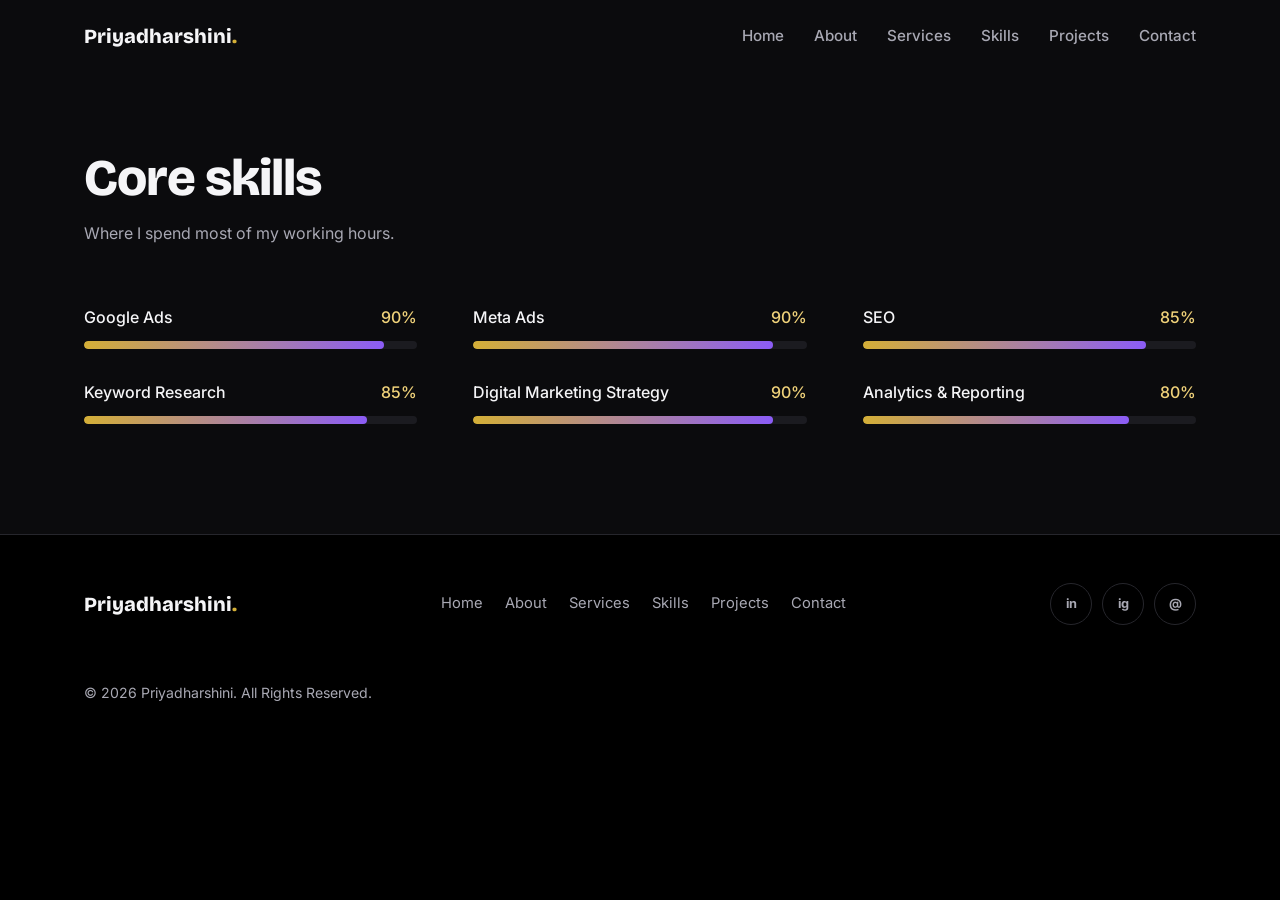
<file: skill.html>
<!DOCTYPE html>
<html lang="en">
<head>
<meta charset="utf-8">
<meta name="viewport" content="width=device-width, initial-scale=1, viewport-fit=cover">
<title>Skills — Priyadharshini</title>
<meta name="description" content="Core digital marketing skills: Google Ads, Meta Ads, SEO, analytics.">
<link rel="preconnect" href="https://fonts.googleapis.com">
<link href="https://fonts.googleapis.com/css2?family=Bricolage+Grotesque:wght@500;700;800&family=Inter:wght@400;500;600&display=swap" rel="stylesheet">
<style>

:root{--bg:#000;--bg2:#0b0b0d;--card:#111114;--line:#26262c;--tx:#f5f5f7;--mu:#a8a8b3;--gold:#d4af37;--gold2:#f0d27a;--pu:#8b5cf6;--r:18px;
box-sizing:border-box;padding-top:env(safe-area-inset-top,0px);padding-bottom:env(safe-area-inset-bottom,0px)}
@media (prefers-color-scheme:light){:root:not([data-theme="dark"]){--bg:#000}}
*,*::before,*::after{box-sizing:inherit}
html{scroll-behavior:smooth;scroll-padding-top:calc(76px + env(safe-area-inset-top,0px))}
body{margin:0;background:var(--bg);color:var(--tx);font:400 1rem/1.7 Inter,system-ui,sans-serif;overflow-x:hidden}
h1,h2,h3{font-family:'Bricolage Grotesque',Inter,sans-serif;line-height:1.1;margin:0}
a{color:inherit;text-decoration:none}
:focus-visible{outline:2px solid var(--gold);outline-offset:3px}
.wrap{max-width:1160px;margin:0 auto;padding:0 24px}
section{padding:110px 0;position:relative}
.sh{margin-bottom:56px;max-width:640px}
.sh h2{font-size:clamp(2rem,4.5vw,3.2rem);font-weight:800;letter-spacing:-.02em}
.sh p{color:var(--mu);margin:14px 0 0}
.gold{background:linear-gradient(120deg,var(--gold2),var(--gold) 50%,var(--pu));-webkit-background-clip:text;background-clip:text;color:transparent}
/* nav */
header{position:fixed;top:0;left:0;right:0;z-index:50;padding-top:env(safe-area-inset-top,0px);transition:.3s}
header.s{background:rgba(0,0,0,.82);backdrop-filter:blur(14px);border-bottom:1px solid var(--line)}
nav{display:flex;align-items:center;justify-content:space-between;height:72px}
.logo{font:800 1.25rem 'Bricolage Grotesque',sans-serif}.logo i{color:var(--gold);font-style:normal}
.links{display:flex;gap:30px;list-style:none;margin:0;padding:0}
.links a{color:var(--mu);font-size:.95rem;font-weight:500;padding:6px 0;position:relative;transition:color .2s}
.links a:hover,.links a.on{color:var(--tx)}
.links a::after{content:"";position:absolute;left:0;bottom:0;height:2px;width:0;background:var(--gold);transition:width .25s}
.links a:hover::after,.links a.on::after{width:100%}
.burger{display:none;background:none;border:1px solid var(--line);color:var(--tx);width:44px;height:44px;border-radius:12px;font-size:1.3rem;cursor:pointer}
@media(max-width:820px){.burger{display:block}
.links{position:fixed;top:calc(72px + env(safe-area-inset-top,0px));left:0;right:0;background:#000;flex-direction:column;gap:0;padding:8px 24px 20px;border-bottom:1px solid var(--line);transform:translateY(-130%);transition:transform .35s}
.links.o{transform:none}.links a{display:block;padding:14px 0;font-size:1.1rem}}
/* buttons */
.btn{display:inline-flex;align-items:center;gap:8px;padding:14px 28px;border-radius:999px;font-weight:600;border:1px solid var(--gold);cursor:pointer;font:600 1rem Inter,sans-serif;transition:transform .2s,box-shadow .2s,background .2s,color .2s}
.btn.p{background:var(--gold);color:#000}.btn.p:hover{box-shadow:0 8px 30px rgba(212,175,55,.35)}
.btn.g{background:transparent;color:var(--tx);border-color:var(--line)}.btn.g:hover{border-color:var(--gold);color:var(--gold2)}
.btn:hover{transform:translateY(-2px)}.btn:active{transform:scale(.97)}
/* hero */
#home{min-height:100vh;display:flex;align-items:center;padding:120px 0 80px;overflow:hidden}
#fx{position:absolute;inset:0;width:100%;height:100%;z-index:0}
.glow{position:absolute;border-radius:50%;filter:blur(110px);opacity:.28;z-index:0;animation:dr 14s ease-in-out infinite alternate}
.g1{width:420px;height:420px;background:var(--pu);top:-80px;right:-60px}.g2{width:340px;height:340px;background:var(--gold);bottom:-100px;left:-80px;opacity:.16;animation-delay:-6s}
@keyframes dr{to{transform:translate(40px,30px) scale(1.15)}}
.hero{position:relative;z-index:1;display:grid;grid-template-columns:1.05fr .95fr;gap:48px;align-items:center}
.hero h1{font-size:clamp(3.2rem,9vw,6.6rem);font-weight:800;letter-spacing:-.035em}
.role{font:600 clamp(1.2rem,2.6vw,1.7rem) 'Bricolage Grotesque',sans-serif;color:var(--gold2);margin:10px 0 28px}
.hero h2{font-size:clamp(1.5rem,3vw,2.2rem);font-weight:700;max-width:520px;margin-bottom:18px}
.hero p{color:var(--mu);max-width:480px;margin:0 0 34px}
.cta{display:flex;flex-wrap:wrap;gap:14px}
.load>*{animation:up .8s cubic-bezier(.2,.7,.2,1) both}.load>*:nth-child(2){animation-delay:.1s}.load>*:nth-child(3){animation-delay:.2s}.load>*:nth-child(4){animation-delay:.3s}.load>*:nth-child(5){animation-delay:.4s}
@keyframes up{from{opacity:0;transform:translateY(28px)}}
.viz{position:relative;height:460px}
.fc{position:absolute;background:rgba(17,17,20,.88);border:1px solid var(--line);border-radius:16px;padding:16px 18px;backdrop-filter:blur(8px);box-shadow:0 20px 50px rgba(0,0,0,.6);animation:fl 6s ease-in-out infinite}
.fc small{color:var(--mu);font-size:.78rem;display:block}.fc b{font:800 1.6rem 'Bricolage Grotesque',sans-serif}
.fc .up{color:#4ade80;font-size:.8rem;font-weight:600}
.c1{top:2%;left:4%;width:62%;animation-delay:0s;border-color:rgba(212,175,55,.45)}
.c2{top:38%;right:0;width:48%;animation-delay:-2s}
.c3{bottom:2%;left:0;width:50%;animation-delay:-4s;border-color:rgba(139,92,246,.5)}
.c4{top:0;right:6%;padding:12px 16px;animation-delay:-1s}.c5{bottom:14%;right:8%;padding:12px 16px;animation-delay:-3s}
@keyframes fl{50%{transform:translateY(-14px)}}
.viz svg{width:100%;height:60px;display:block;margin-top:8px}
.pl{stroke-dasharray:400;stroke-dashoffset:400;animation:dw 2.4s .6s forwards}@keyframes dw{to{stroke-dashoffset:0}}
.bars{display:flex;align-items:flex-end;gap:6px;height:56px;margin-top:8px}
.bars span{flex:1;background:linear-gradient(var(--pu),#4c2fa8);border-radius:4px 4px 0 0;transform-origin:bottom;animation:gr 1.2s cubic-bezier(.2,.7,.2,1) both}
@keyframes gr{from{transform:scaleY(0)}}
@media(max-width:900px){.hero{grid-template-columns:1fr}.viz{height:380px}}
/* reveal */
.rv{opacity:0;transform:translateY(32px);transition:opacity .7s,transform .7s cubic-bezier(.2,.7,.2,1);transition-delay:var(--d,0s)}
.rv.in{opacity:1;transform:none}
/* about */
.about{display:grid;grid-template-columns:1fr 1fr;gap:56px;align-items:center}
.about p{color:var(--mu);font-size:1.1rem}
.stats{display:grid;grid-template-columns:1fr 1fr;gap:16px}
.card{background:var(--card);border:1px solid var(--line);border-radius:var(--r);padding:28px;position:relative;transition:transform .3s,border-color .3s,box-shadow .3s}
.card:hover{transform:translateY(-6px);border-color:var(--gold);box-shadow:0 0 0 1px rgba(212,175,55,.3),0 18px 50px rgba(212,175,55,.1)}
.num{font:800 2.6rem 'Bricolage Grotesque',sans-serif;color:var(--gold2)}
.card .lb{color:var(--mu);font-size:.92rem}
@media(max-width:820px){.about{grid-template-columns:1fr}}
/* services */
.grid4{display:grid;grid-template-columns:repeat(auto-fit,minmax(250px,1fr));gap:20px}
.ic{width:54px;height:54px;border-radius:14px;display:grid;place-items:center;font-size:1.6rem;background:rgba(212,175,55,.1);border:1px solid rgba(212,175,55,.3);margin-bottom:20px;transition:transform .4s}
.card:hover .ic{transform:rotate(-8deg) scale(1.12)}
.card h3{font-size:1.35rem;margin-bottom:14px}
.card ul{list-style:none;margin:0;padding:0;color:var(--mu);font-size:.95rem}
.card li{padding:5px 0 5px 20px;position:relative}.card li::before{content:"";position:absolute;left:0;top:14px;width:8px;height:2px;background:var(--gold)}
/* skills */
#skills,#why{background:var(--bg2)}
.sk{display:grid;grid-template-columns:repeat(auto-fit,minmax(300px,1fr));gap:30px 56px}
.sk .t{display:flex;justify-content:space-between;font-weight:500;margin-bottom:10px}.sk .t span:last-child{color:var(--gold2)}
.tr{height:8px;background:#1b1b20;border-radius:99px;overflow:hidden}
.tr i{display:block;height:100%;width:0;border-radius:99px;background:linear-gradient(90deg,var(--gold),var(--pu));transition:width 1.4s cubic-bezier(.2,.7,.2,1)}
/* projects */
.fl{display:flex;flex-wrap:wrap;gap:10px;margin-bottom:36px}
.fl button{background:none;border:1px solid var(--line);color:var(--mu);padding:10px 22px;border-radius:99px;cursor:pointer;font:500 .95rem Inter,sans-serif;transition:.2s}
.fl button:hover{color:var(--tx);border-color:var(--gold)}.fl button[aria-pressed=true]{background:var(--gold);color:#000;border-color:var(--gold)}
.pg{display:grid;grid-template-columns:repeat(auto-fill,minmax(300px,1fr));gap:24px}
.pj{padding:0;overflow:hidden;display:flex;flex-direction:column;transition:transform .3s,border-color .3s,box-shadow .3s,opacity .35s}
.pj.hide{display:none}.pj.fade{opacity:0;transform:scale(.94)}
.im{height:180px;display:grid;place-items:center;font:700 .85rem Inter;color:rgba(255,255,255,.5);background:linear-gradient(135deg,#1a1530,#2a2210);position:relative;overflow:hidden}
.im::after{content:"";position:absolute;inset:0;background:radial-gradient(circle at 70% 20%,rgba(139,92,246,.4),transparent 55%);transition:transform .6s}
.pj:hover .im::after{transform:scale(1.3)}
.pb{padding:24px;display:flex;flex-direction:column;gap:12px;flex:1}
.pb h3{font-size:1.25rem}.pb p{color:var(--mu);font-size:.95rem;margin:0}
.tg{display:flex;flex-wrap:wrap;gap:8px}.tg span{font-size:.78rem;border:1px solid var(--line);padding:3px 12px;border-radius:99px;color:var(--mu)}
.mt{display:flex;gap:22px;padding:12px 0;border-top:1px solid var(--line);border-bottom:1px solid var(--line)}
.mt b{display:block;font:800 1.3rem 'Bricolage Grotesque';color:var(--gold2)}.mt small{color:var(--mu);font-size:.78rem}
.pb a{margin-top:auto;color:var(--gold2);font-weight:600}.pb a:hover{text-decoration:underline}
/* contact */
#contact{overflow:hidden}
.ct{display:grid;grid-template-columns:.9fr 1.1fr;gap:56px;position:relative;z-index:1}
.ci{display:grid;gap:16px;margin-top:32px}
.ci a{display:flex;gap:16px;align-items:center;padding:16px 20px;border:1px solid var(--line);border-radius:14px;background:var(--card);transition:.25s}
.ci a:hover{border-color:var(--gold);box-shadow:0 0 28px rgba(212,175,55,.15);transform:translateX(6px)}
.ci small{display:block;color:var(--mu);font-size:.8rem}
form{background:var(--card);border:1px solid var(--line);border-radius:var(--r);padding:32px;display:grid;gap:18px}
label{font-size:.9rem;font-weight:500;display:grid;gap:8px}
input,textarea{background:#000;border:1px solid var(--line);color:var(--tx);border-radius:12px;padding:14px 16px;font:inherit;transition:border-color .2s,box-shadow .2s;width:100%}
input:focus,textarea:focus{outline:none;border-color:var(--gold);box-shadow:0 0 0 3px rgba(212,175,55,.2)}
.er{color:#f87171;font-size:.82rem;min-height:1em;font-weight:400}
input[aria-invalid=true],textarea[aria-invalid=true]{border-color:#f87171}
.ok{color:#4ade80;font-weight:500;min-height:1.4em}
@media(max-width:820px){.ct{grid-template-columns:1fr}form{padding:22px}}
/* footer */
footer{border-top:1px solid var(--line);padding:48px 0 40px}
.ft{display:flex;flex-wrap:wrap;gap:28px;justify-content:space-between;align-items:center}
.ft ul{display:flex;flex-wrap:wrap;gap:22px;list-style:none;margin:0;padding:0;color:var(--mu);font-size:.92rem}.ft ul a:hover{color:var(--gold2)}
.so{display:flex;gap:10px}.so a{width:42px;height:42px;border:1px solid var(--line);border-radius:50%;display:grid;place-items:center;font-size:.8rem;font-weight:700;color:var(--mu);transition:.2s}.so a:hover{border-color:var(--gold);color:var(--gold2);transform:translateY(-3px)}
.cp{color:var(--mu);font-size:.88rem;margin-top:28px;width:100%}
@media(prefers-reduced-motion:reduce){*,*::before,*::after{animation:none!important;transition:none!important;scroll-behavior:auto!important}.rv{opacity:1;transform:none}.pl{stroke-dashoffset:0}}

.top{padding-top:150px}

</style>
</head>
<body>
<header id="hd"><div class="wrap"><nav aria-label="Main">
<a href="index.html" class="logo" id="logo"></a>
<button class="burger" id="bg" aria-label="Open menu" aria-expanded="false">☰</button>
<ul class="links" id="nv"></ul>
</nav></div></header>
<main>
<section id="skills" class="top"><div class="wrap"><div class="sh rv"><h2>Core skills</h2><p>Where I spend most of my working hours.</p></div><div class="sk" id="sk"></div></div></section>
</main>
<footer><div class="wrap ft"><a href="index.html" class="logo" id="fLogo"></a><ul id="fn"></ul><div class="so" id="so"></div><p class="cp" id="cp"></p></div></footer>
<script>

/* ===== EDIT YOUR CONTENT HERE ===== */
const SITE={
 name:"Priyadharshini", title:"Digital Marketer",
 headline:"I Turn Digital Strategies Into Measurable Growth.",
 sub:"Helping brands grow through performance marketing, SEO, Google Ads, Meta Ads, and data-driven digital strategies.",
 aboutTitle:"A marketer who answers to the numbers",
 about:"I’m Priyadharshini, a results-driven Digital Marketer passionate about helping businesses build their online presence and achieve measurable growth. I specialize in paid advertising, search engine optimization, audience targeting, campaign optimization, and digital strategy.",
 stats:[{n:90,s:"%",l:"Google Ads"},{n:90,s:"%",l:"Meta Ads"},{n:85,s:"%",l:"SEO"},{n:90,s:"%",l:"Digital Strategy"}],
 services:[
  {i:"🎯",t:"Google Ads",l:["Search campaigns","Display campaigns","Campaign optimization","Conversion-focused advertising"]},
  {i:"📣",t:"Meta Ads",l:["Facebook & Instagram advertising","Audience targeting","Lead generation","Campaign optimization"]},
  {i:"🔍",t:"SEO",l:["Keyword research","On-page SEO","Technical SEO","Organic growth strategies"]},
  {i:"🧭",t:"Digital Marketing Strategy",l:["Marketing strategy","Audience research","Performance tracking","Data-driven optimization"]}],
 skills:[["Google Ads",90],["Meta Ads",90],["SEO",85],["Keyword Research",85],["Digital Marketing Strategy",90],["Analytics & Reporting",80]],
 /* PLACEHOLDER projects: replace titles, text, metrics and links */
 projects:[
  {t:"Placeholder: Local Retail Search Campaign",c:"Google Ads",d:"Replace with a short description of the campaign goal and approach.",tags:["Google Ads","Search"],m:[["+00%","Conversions"],["0.0x","ROAS"]],url:"contact.html"},
  {t:"Placeholder: Lead Generation Funnel",c:"Meta Ads",d:"Replace with a short description of the audience and creative strategy.",tags:["Meta Ads","Lead Gen"],m:[["−00%","Cost per lead"],["000","Leads"]],url:"contact.html"},
  {t:"Placeholder: Website Organic Growth",c:"SEO",d:"Replace with a short description of the keyword and content plan.",tags:["SEO","Keyword Research"],m:[["+000%","Organic traffic"],["#0","Top ranking"]],url:"contact.html"},
  {t:"Placeholder: Product Launch Campaign",c:"Google Ads",d:"Replace with a short description of the launch plan.",tags:["Google Ads","Display"],m:[["0.0%","CTR"],["+00%","Sales"]],url:"contact.html"},
  {t:"Placeholder: Brand Awareness on Instagram",c:"Meta Ads",d:"Replace with a short description of the reach strategy.",tags:["Meta Ads","Instagram"],m:[["0.0M","Reach"],["−00%","CPM"]],url:"contact.html"},
  {t:"Placeholder: Technical SEO Audit",c:"SEO",d:"Replace with a short description of the audit findings and fixes.",tags:["SEO","Technical SEO"],m:[["+00","Pages indexed"],["−0s","Load time"]],url:"contact.html"}],
 why:[{i:"📊",t:"Data-driven approach",d:"Every decision starts with the numbers."},{i:"🚀",t:"Performance-focused campaigns",d:"Budgets are tied to outcomes, not impressions."},{i:"💡",t:"Creative marketing strategies",d:"Fresh angles that stand out in a crowded feed."},{i:"🔄",t:"Continuous optimization",d:"Tests, learnings and refinements every week."},{i:"🏆",t:"Focus on measurable results",d:"Clear reports on what worked and what’s next."}],
 contact:[{i:"✉️",l:"Email",v:"hello@example.com",h:"mailto:hello@example.com"},{i:"💼",l:"LinkedIn",v:"linkedin.com/in/your-profile",h:"https://linkedin.com/"},{i:"📸",l:"Instagram",v:"@your.handle",h:"https://instagram.com/"},{i:"📞",l:"Phone",v:"+91 00000 00000",h:"tel:+910000000000"}],
 social:[["in","https://linkedin.com/","LinkedIn"],["ig","https://instagram.com/","Instagram"],["@","mailto:hello@example.com","Email"]],
 nav:[["Home","index.html"],["About","about.html"],["Services","services.html"],["Skills","skills.html"],["Projects","projects.html"],["Contact","contact.html"]]
};
/* ===== RENDER ===== */
const D=document.createElement("div"),$=s=>document.querySelector(s)||D,E=t=>t.replace(/[&<>"]/g,c=>({"&":"&amp;","<":"&lt;",">":"&gt;",'"':"&quot;"}[c]));
const logo=`${SITE.name}<i>.</i>`;$("#logo").innerHTML=$("#fLogo").innerHTML=logo;
$("#nv").innerHTML=SITE.nav.map(([a,b])=>`<li><a href="${b}">${a}</a></li>`).join("");
$("#heroTxt").innerHTML=`<h1>${E(SITE.name)}</h1><div class="role">${E(SITE.title)}</div><h2><span class="gold">${E(SITE.headline)}</span></h2><p>${E(SITE.sub)}</p><div class="cta"><a class="btn p" href="projects.html">View My Work</a><a class="btn g" href="contact.html">Contact Me</a></div>`;
$("#abT").textContent=SITE.aboutTitle;$("#abP").textContent=SITE.about;
$("#stats").innerHTML=SITE.stats.map((s,i)=>`<div class="card rv" style="--d:${i*.1}s"><div class="num"><span data-n="${s.n}">0</span>${s.s}</div><div class="lb">${E(s.l)}</div></div>`).join("");
$("#svc").innerHTML=SITE.services.map((s,i)=>`<article class="card rv" style="--d:${i*.1}s"><div class="ic">${s.i}</div><h3>${E(s.t)}</h3><ul>${s.l.map(x=>`<li>${E(x)}</li>`).join("")}</ul></article>`).join("");
$("#sk").innerHTML=SITE.skills.map(([n,v],i)=>`<div class="rv" style="--d:${i*.08}s"><div class="t"><span>${E(n)}</span><span>${v}%</span></div><div class="tr" role="progressbar" aria-label="${E(n)}" aria-valuenow="${v}" aria-valuemin="0" aria-valuemax="100"><i data-w="${v}"></i></div></div>`).join("");
const cats=["All",...new Set(SITE.projects.map(p=>p.c))];
$("#fl").innerHTML=cats.map((c,i)=>`<button aria-pressed="${i==0}" data-c="${c}">${c}</button>`).join("");
$("#pg").innerHTML=SITE.projects.map(p=>`<article class="card pj" data-c="${p.c}"><div class="im">Project image placeholder</div><div class="pb"><h3>${E(p.t)}</h3><p>${E(p.d)}</p><div class="tg">${p.tags.map(t=>`<span>${E(t)}</span>`).join("")}</div><div class="mt">${p.m.map(m=>`<div><b>${E(m[0])}</b><small>${E(m[1])}</small></div>`).join("")}</div><a href="${p.url}">View Project</a></div></article>`).join("");
$("#wy").innerHTML=SITE.why.map((w,i)=>`<article class="card rv" style="--d:${i*.08}s"><div class="ic">${w.i}</div><h3>${E(w.t)}</h3><p class="lb" style="margin:0">${E(w.d)}</p></article>`).join("");
$("#ci").innerHTML=SITE.contact.map(c=>`<a href="${c.h}"><span class="ic" style="margin:0;width:46px;height:46px">${c.i}</span><span><small>${c.l}</small>${E(c.v)}</span></a>`).join("");
$("#fn").innerHTML=SITE.nav.map(([a,b])=>`<li><a href="${b}">${a}</a></li>`).join("");
$("#so").innerHTML=SITE.social.map(s=>`<a href="${s[1]}" aria-label="${s[2]}" rel="noopener">${s[0]}</a>`).join("");
$("#cp").textContent=`© 2026 ${SITE.name}. All Rights Reserved.`;
/* ===== BEHAVIOR ===== */
const cur=location.pathname.split("/").pop()||"index.html";document.querySelectorAll(".links a").forEach(a=>{if(a.getAttribute("href")==cur){a.classList.add("on");a.setAttribute("aria-current","page")}});
const hd=$("#hd"),nv=$("#nv"),bg=$("#bg");
addEventListener("scroll",()=>hd.classList.toggle("s",scrollY>20),{passive:true});
bg.onclick=()=>{const o=nv.classList.toggle("o");bg.setAttribute("aria-expanded",o);bg.textContent=o?"✕":"☰"};
nv.onclick=e=>{if(e.target.tagName=="A"){nv.classList.remove("o");bg.textContent="☰";bg.setAttribute("aria-expanded",false)}};
const io=new IntersectionObserver(es=>es.forEach(e=>{if(!e.isIntersecting)return;const t=e.target;t.classList.add("in");
 t.querySelectorAll("[data-w]").forEach(b=>b.style.width=b.dataset.w+"%");
 t.querySelectorAll("[data-n]").forEach(c=>{const n=+c.dataset.n,s=performance.now();(function f(x){const p=Math.min((x-s)/1400,1);c.textContent=Math.round(n*(1-Math.pow(1-p,3)));if(p<1)requestAnimationFrame(f)})(s)});
 io.unobserve(t)}),{threshold:.2});
document.querySelectorAll(".rv").forEach(r=>io.observe(r));
$("#fl").onclick=e=>{const b=e.target.closest("button");if(!b)return;
 document.querySelectorAll("#fl button").forEach(x=>x.setAttribute("aria-pressed",x==b));
 document.querySelectorAll(".pj").forEach(p=>{const show=b.dataset.c=="All"||p.dataset.c==b.dataset.c;
  if(show){p.classList.remove("hide");requestAnimationFrame(()=>p.classList.remove("fade"))}
  else{p.classList.add("fade");setTimeout(()=>p.classList.contains("fade")&&p.classList.add("hide"),300)}})};
/* form validation */
const fm=$("#fm"),rules={name:v=>v.trim().length>1||"Enter your name.",email:v=>/^[^@\s]+@[^@\s]+\.[^@\s]+$/.test(v)||"Enter a valid email address, like name@example.com.",phone:v=>!v||/^[+\d][\d\s()-]{6,}$/.test(v)||"Use digits only, for example +91 98765 43210.",message:v=>v.trim().length>=10||"Write at least 10 characters."};
const chk=f=>{const r=rules[f.name](f.value),ok=r===true;f.setAttribute("aria-invalid",!ok);f.nextElementSibling.textContent=ok?"":r;return ok};
fm.querySelectorAll("input,textarea").forEach(f=>f.addEventListener("blur",()=>chk(f)));
fm.onsubmit=e=>{e.preventDefault();const ok=[...fm.querySelectorAll("input,textarea")].map(chk).every(Boolean),o=$("#ok");
 if(!ok){fm.querySelector("[aria-invalid=true]").focus();o.textContent="";return}
 /* Connect to your form service here (e.g. Formspree) */
 o.textContent="Message ready. Connect a form service to deliver it.";fm.reset()};
/* particles */
(()=>{if(!document.querySelector("#fx")||matchMedia("(prefers-reduced-motion:reduce)").matches)return;const c=$("#fx"),x=c.getContext("2d");let w,h,p=[];
 const rs=()=>{w=c.width=c.offsetWidth;h=c.height=c.offsetHeight;p=Array.from({length:Math.min(60,w/18|0)},()=>({x:Math.random()*w,y:Math.random()*h,r:Math.random()*1.6+.4,v:Math.random()*.25+.05,g:Math.random()>.5}))};
 rs();addEventListener("resize",rs);
 (function d(){x.clearRect(0,0,w,h);p.forEach(q=>{q.y-=q.v;if(q.y<0){q.y=h;q.x=Math.random()*w}x.fillStyle=q.g?"rgba(212,175,55,.5)":"rgba(139,92,246,.5)";x.beginPath();x.arc(q.x,q.y,q.r,0,7);x.fill()});requestAnimationFrame(d)})()})();

</script>
</body>
</html>
</file>
